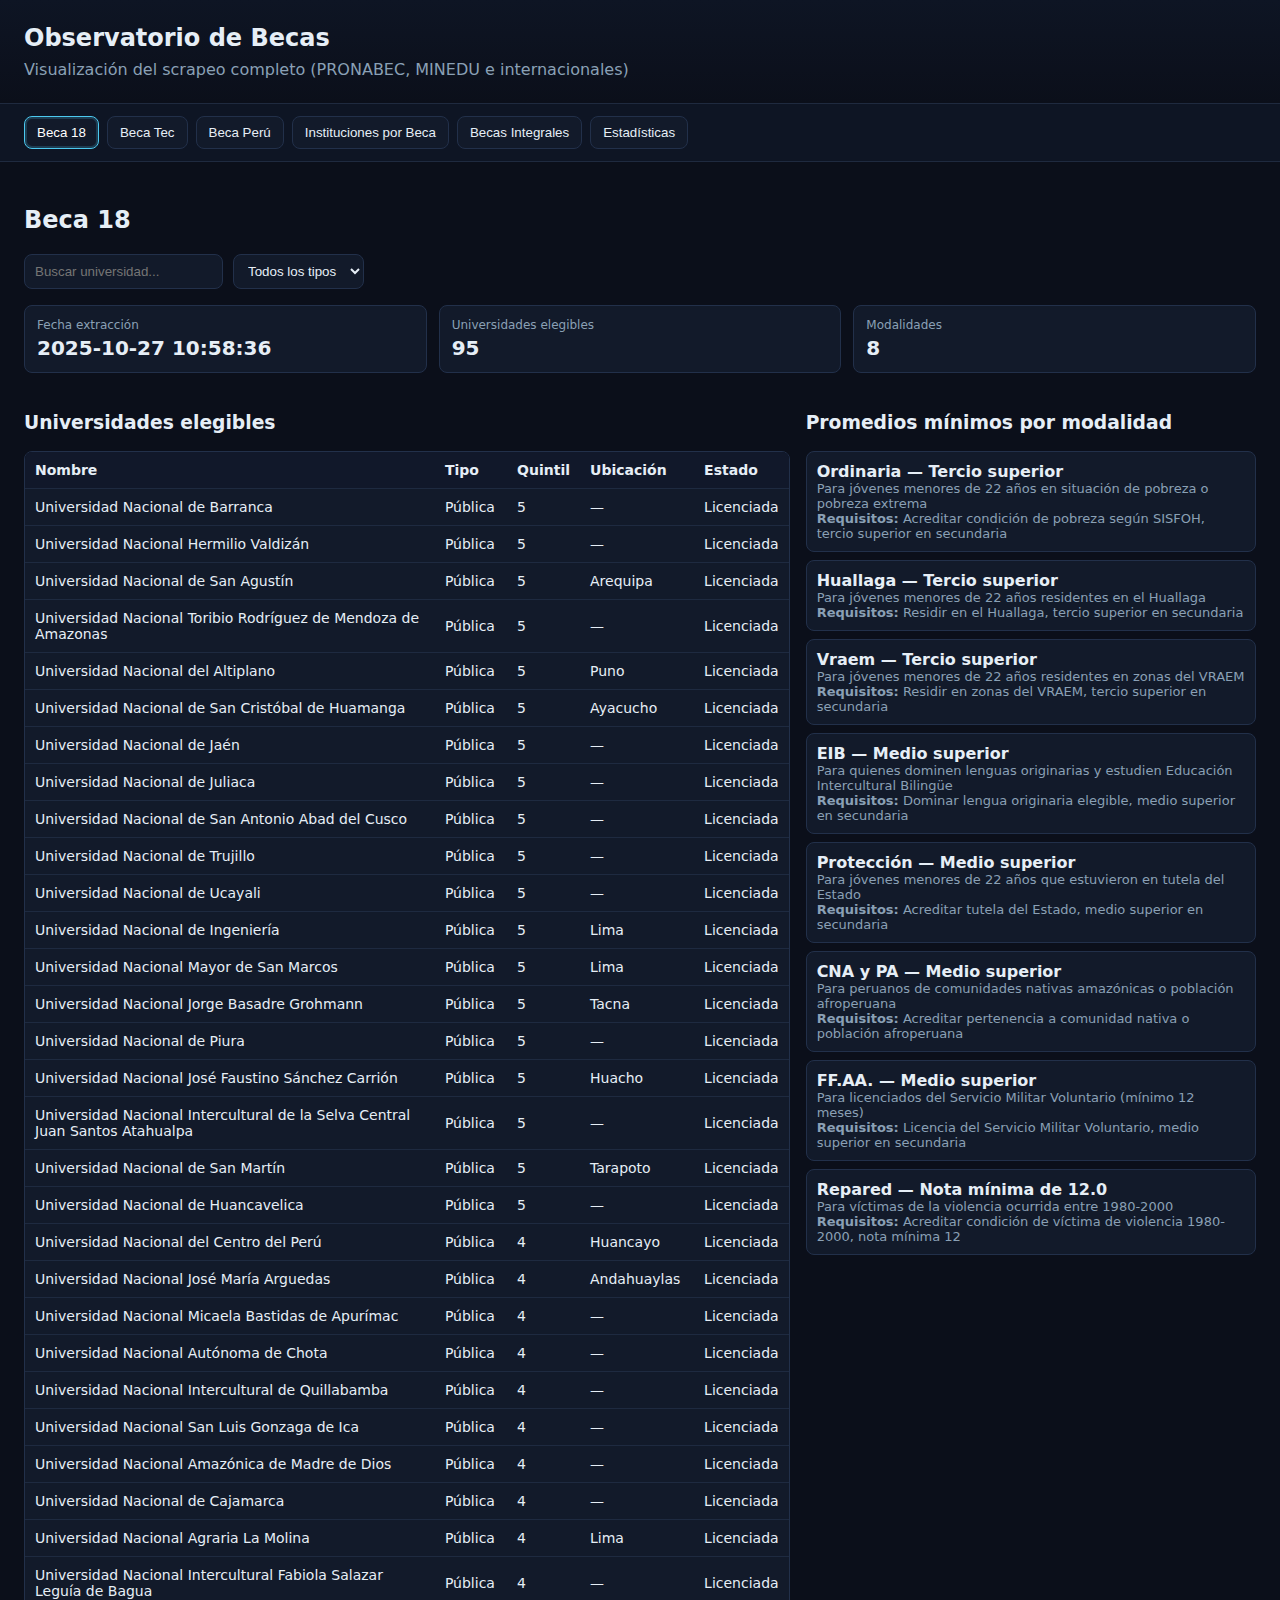
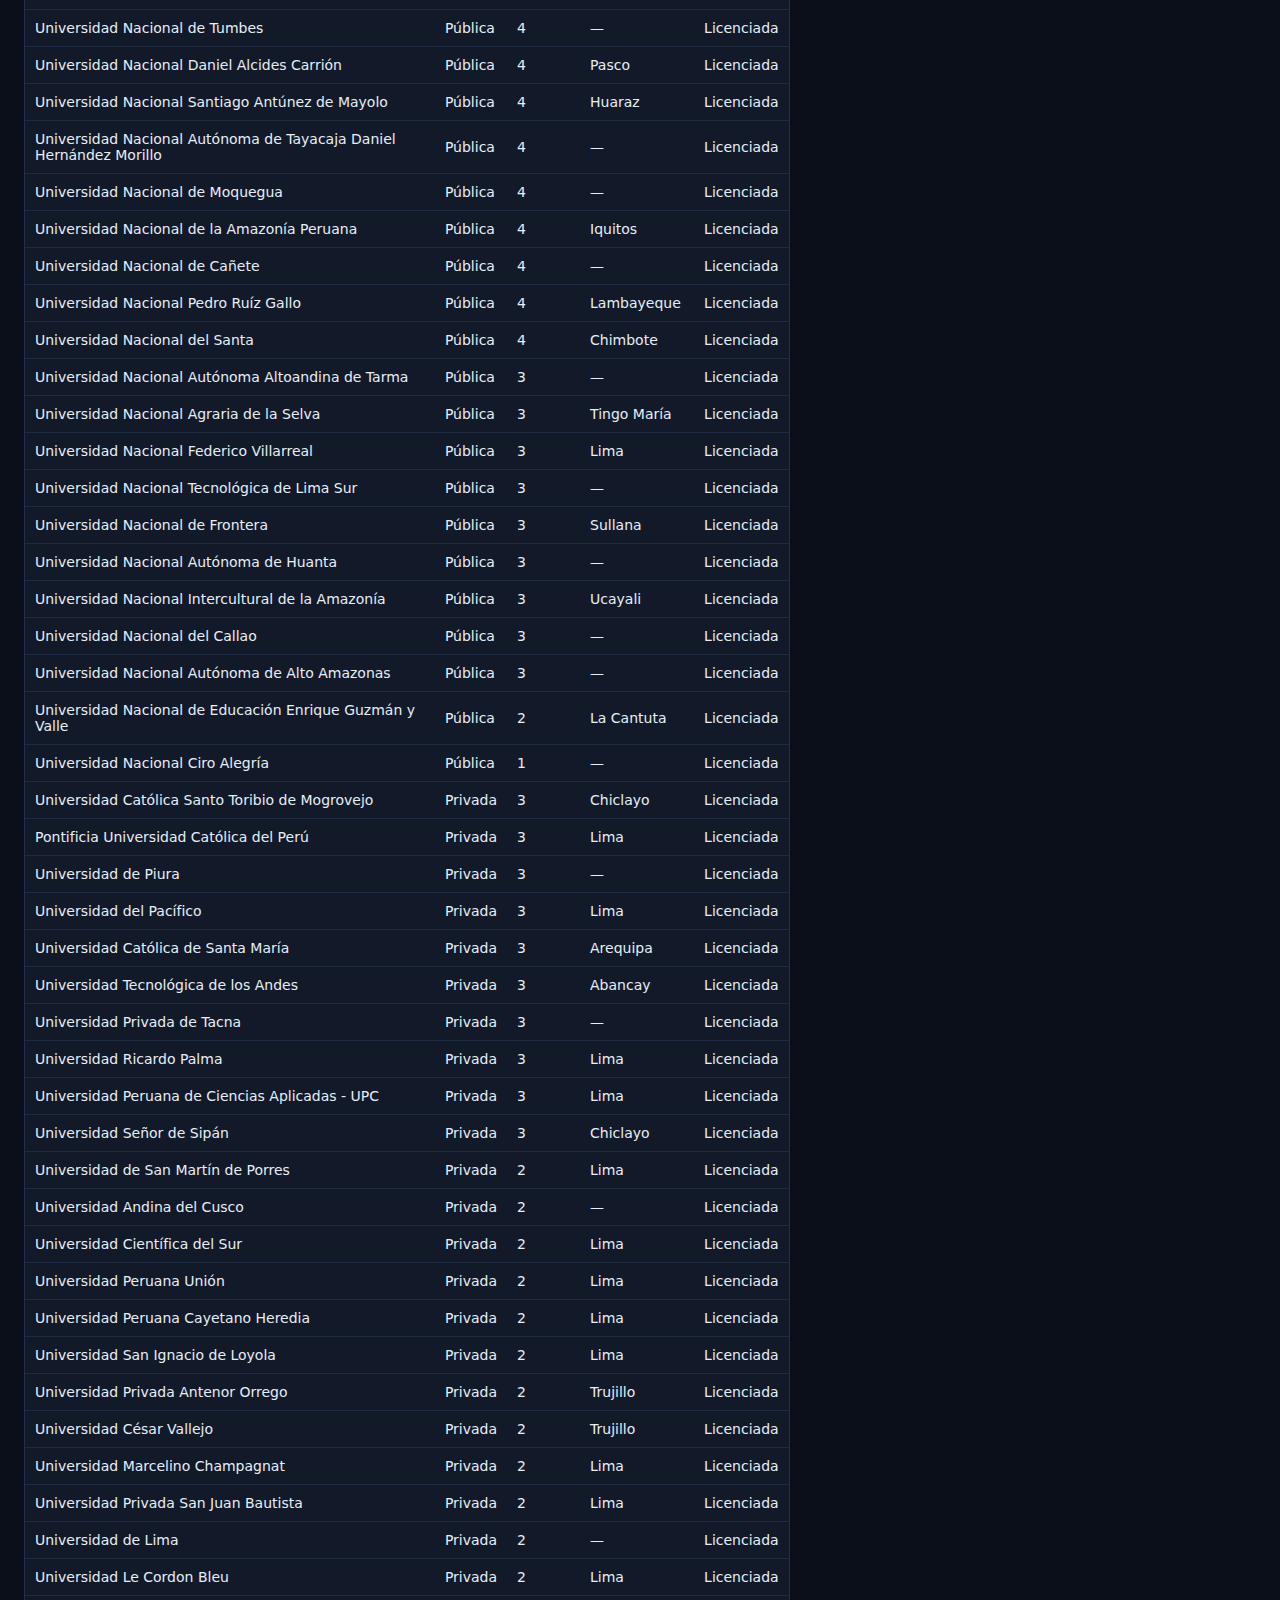
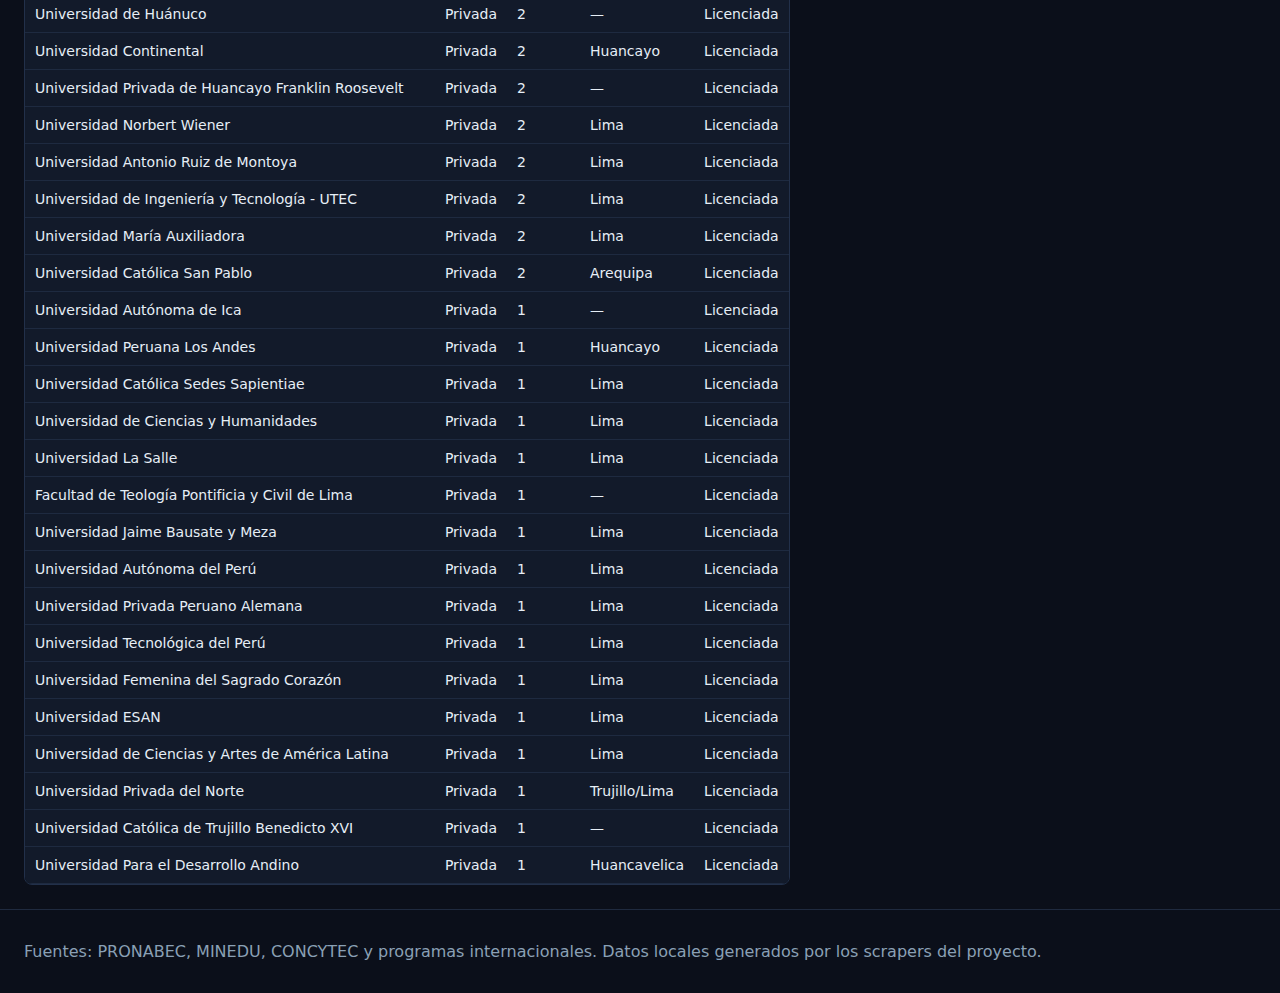
<file: Proyecto/Sprint2/scrapeo/scrapeo_2025/index.html>
<!doctype html>
<html lang="es">
  <head>
    <meta charset="utf-8" />
    <meta name="viewport" content="width=device-width, initial-scale=1" />
    <title>Observatorio de Becas – Scrapeo Completo</title>
    <link rel="stylesheet" href="assets/styles.css" />
  </head>
  <body>
    <header class="site-header">
      <h1>Observatorio de Becas</h1>
      <p class="subtitle">Visualización del scrapeo completo (PRONABEC, MINEDU e internacionales)</p>
    </header>

    <nav class="tabs">
      <button data-tab="tab-beca18" class="tab active">Beca 18</button>
      <button data-tab="tab-beca-tec" class="tab">Beca Tec</button>
      <button data-tab="tab-beca-peru" class="tab">Beca Perú</button>
      <button data-tab="tab-instituciones" class="tab">Instituciones por Beca</button>
      <button data-tab="tab-becas" class="tab">Becas Integrales</button>
      <button data-tab="tab-estadisticas" class="tab">Estadísticas</button>
    </nav>

    <main>
      <!-- BECA 18 -->
      <section id="tab-beca18" class="tab-panel active">
        <h2>Beca 18</h2>
        <div class="panel-actions">
          <input type="text" id="search-beca18" placeholder="Buscar universidad..." />
          <select id="filter-tipo-beca18">
            <option value="">Todos los tipos</option>
            <option value="Pública">Pública</option>
            <option value="Privada">Privada</option>
          </select>
        </div>
        <div id="beca18-stats" class="stats"></div>
        <div class="grid">
          <div class="grid-item">
            <h3>Universidades elegibles</h3>
            <div class="table-wrapper">
              <table id="beca18-universidades">
                <thead>
                  <tr>
                    <th>Nombre</th>
                    <th>Tipo</th>
                    <th>Quintil</th>
                    <th>Ubicación</th>
                    <th>Estado</th>
                  </tr>
                </thead>
                <tbody></tbody>
              </table>
            </div>
          </div>
          <div class="grid-item">
            <h3>Promedios mínimos por modalidad</h3>
            <ul id="beca18-promedios" class="list"></ul>
          </div>
        </div>
        <!-- Detalle de universidad seleccionada -->
        <div id="beca18-detalle" class="info-box hidden"></div>
        <div id="beca18-error" class="error hidden"></div>
      </section>

      <!-- INSTITUCIONES POR BECA -->
      <section id="tab-instituciones" class="tab-panel">
        <h2>Instituciones por Beca</h2>
        <div class="quick-filters" aria-label="Filtros rápidos por beca">
          <button class="chip" data-beca-code="beca_18">Beca 18</button>
          <button class="chip" data-beca-code="beca_tec">Beca Tec</button>
          <button class="chip" data-beca-code="beca_peru">Beca Perú</button>
          <button class="chip" data-beca-code="chevening">Chevening</button>
          <button class="chip" data-beca-code="fulbright">Fulbright</button>
        </div>
        <div id="instituciones-info-beca" class="info-box hidden"></div>
        <div class="panel-actions">
          <input type="text" id="search-instituciones" placeholder="Buscar institución o programa..." />
          <select id="filter-beca">
            <option value="">Todas las becas</option>
            <option value="beca_18">Beca 18</option>
            <option value="beca_tec">Beca Tec</option>
            <option value="beca_peru">Beca Perú</option>
            <option value="chevening">Chevening</option>
            <option value="fulbright">Fulbright</option>
          </select>
        </div>
        <div id="instituciones-stats" class="stats"></div>
        <div class="table-wrapper">
          <table id="tabla-instituciones">
            <thead>
              <tr>
                <th>Beca</th>
                <th>Institución</th>
                <th>Región</th>
                <th>Ubicación</th>
                <th>Programa</th>
                <th>Modalidad</th>
              </tr>
            </thead>
            <tbody></tbody>
          </table>
        </div>
        <div id="instituciones-error" class="error hidden"></div>
      </section>

      <!-- BECA TEC -->
      <section id="tab-beca-tec" class="tab-panel">
        <h2>Beca Tec</h2>
        <div id="beca-tec-info" class="info-box"></div>
        <div class="panel-actions">
          <input type="text" id="search-beca-tec" placeholder="Buscar instituto o programa..." />
          <select id="filter-tipo-beca-tec">
            <option value="">Todos los tipos</option>
            <option value="Institutos Técnicos">Institutos Técnicos</option>
          </select>
        </div>
        <div id="beca-tec-stats" class="stats"></div>
        <div class="table-wrapper">
          <table id="beca-tec-instituciones">
            <thead>
              <tr>
                <th>Institución</th>
                <th>Región</th>
                <th>Ubicación</th>
                <th>Programa</th>
                <th>Modalidad</th>
              </tr>
            </thead>
            <tbody></tbody>
          </table>
        </div>
        <div id="beca-tec-error" class="error hidden"></div>
      </section>

      <!-- BECA PERÚ -->
      <section id="tab-beca-peru" class="tab-panel">
        <h2>Beca Perú</h2>
        <div id="beca-peru-info" class="info-box"></div>
        <div class="panel-actions">
          <input type="text" id="search-beca-peru" placeholder="Buscar institución o programa..." />
          <select id="filter-tipo-beca-peru">
            <option value="">Todos los tipos</option>
            <option value="Universidades">Universidades</option>
            <option value="Institutos Técnicos">Institutos Técnicos</option>
          </select>
        </div>
        <div id="beca-peru-stats" class="stats"></div>
        <div class="table-wrapper">
          <table id="beca-peru-instituciones">
            <thead>
              <tr>
                <th>Institución</th>
                <th>Región</th>
                <th>Ubicación</th>
                <th>Programa</th>
                <th>Modalidad</th>
              </tr>
            </thead>
            <tbody></tbody>
          </table>
        </div>
        <div id="beca-peru-error" class="error hidden"></div>
      </section>

      <!-- BECAS INTEGRALES -->
      <section id="tab-becas" class="tab-panel">
        <h2>Becas Integrales</h2>
        <div class="panel-actions">
          <input type="text" id="search-becas" placeholder="Buscar beca..." />
          <select id="filter-categoria">
            <option value="">Todas las categorías</option>
            <option value="pregrado">Pregrado</option>
            <option value="posgrado">Posgrado</option>
            <option value="capacitacion">Capacitación</option>
            <option value="financiamiento">Financiamiento</option>
          </select>
        </div>
        <div id="becas-stats" class="stats"></div>
        <div class="table-wrapper">
          <table id="tabla-becas">
            <thead>
              <tr>
                <th>Código</th>
                <th>Nombre</th>
                <th>Institución</th>
                <th>Categoría</th>
                <th>Tipo de estudio</th>
                <th>Modalidad</th>
                <th>Cobertura</th>
                <th>URL</th>
                <th>Estado</th>
              </tr>
            </thead>
            <tbody></tbody>
          </table>
        </div>
        <div id="becas-error" class="error hidden"></div>
      </section>

      <!-- ESTADÍSTICAS -->
      <section id="tab-estadisticas" class="tab-panel">
        <h2>Estadísticas</h2>
        <div id="estadisticas-globales" class="cards"></div>
        <div class="table-wrapper">
          <table id="tabla-estadisticas-beca">
            <thead>
              <tr>
                <th>Beca</th>
                <th>Registros</th>
                <th>Instituciones únicas</th>
                <th>Regiones</th>
              </tr>
            </thead>
            <tbody></tbody>
          </table>
        </div>
        <div id="estadisticas-error" class="error hidden"></div>
      </section>
    </main>

    <footer class="site-footer">
      <p>Fuentes: PRONABEC, MINEDU, CONCYTEC y programas internacionales. Datos locales generados por los scrapers del proyecto.</p>
    </footer>

    <script src="assets/app.js"></script>
  </body>
  </html>
</file>
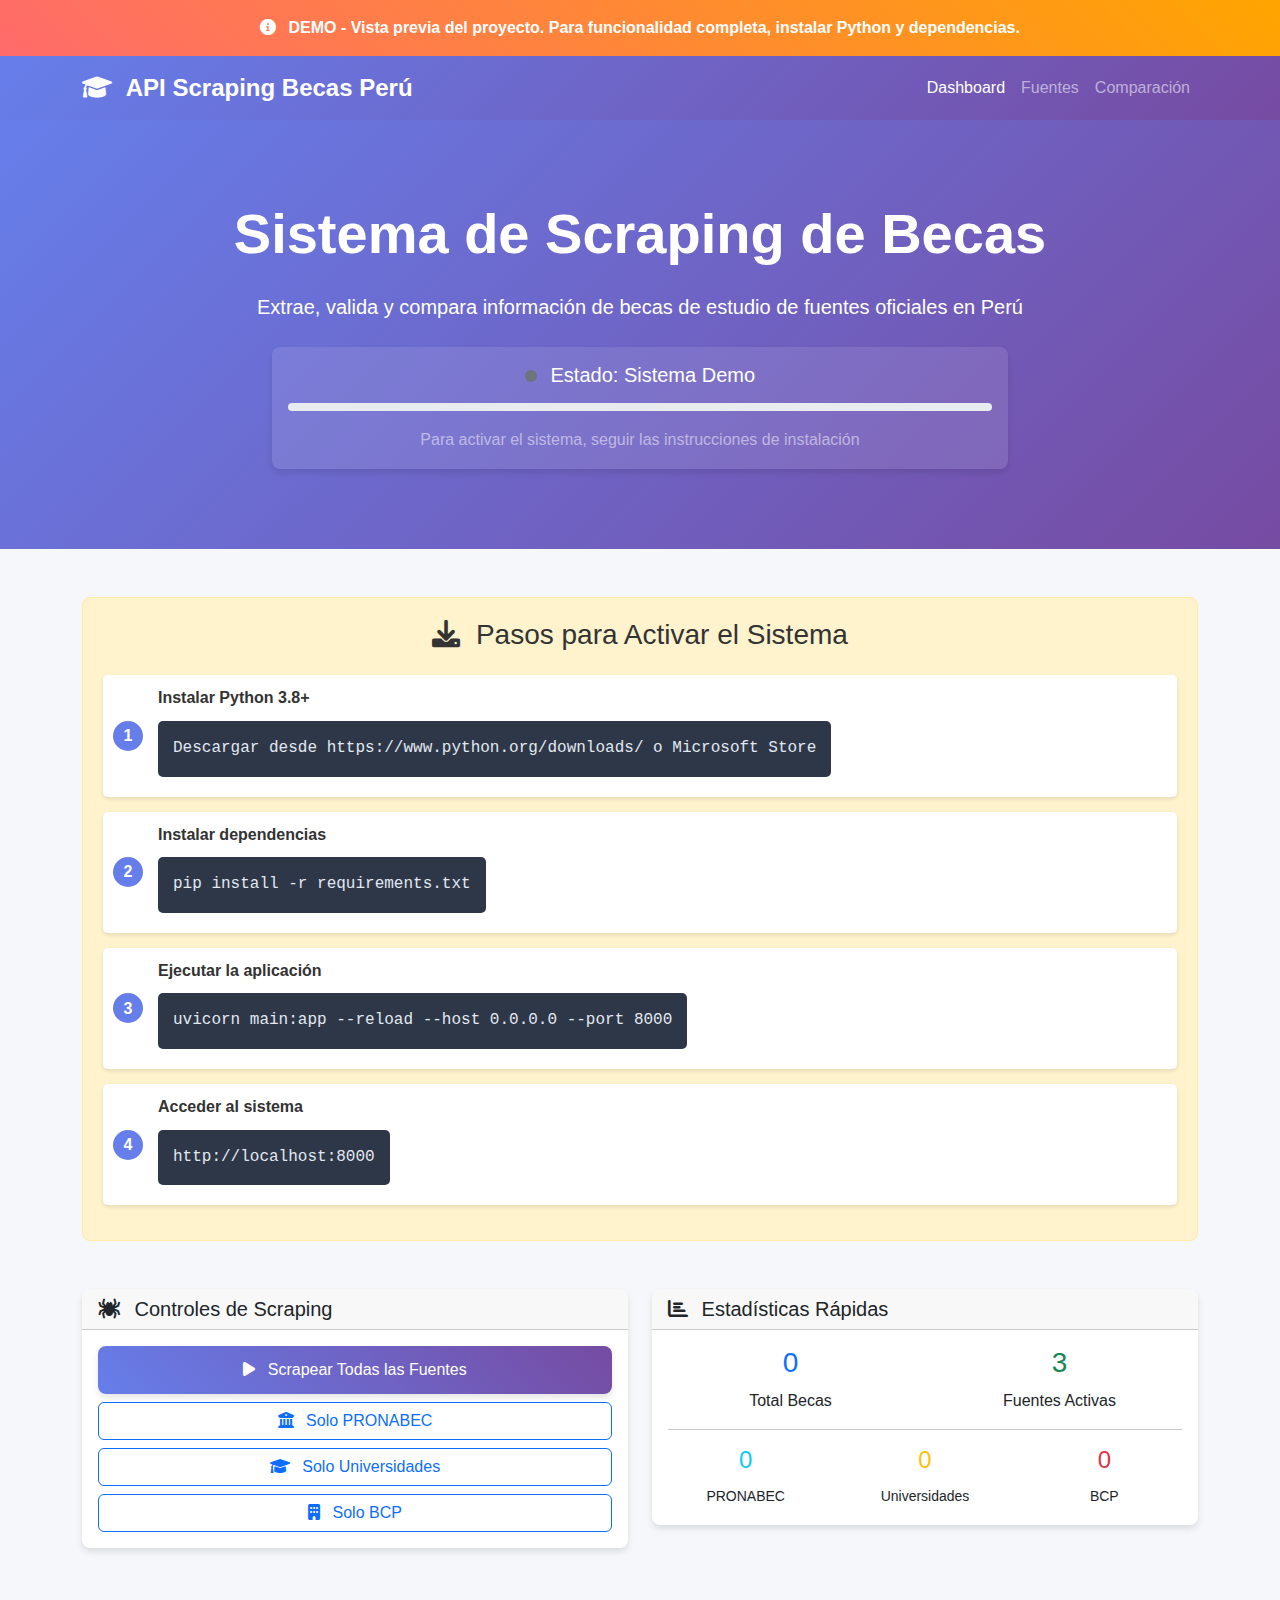
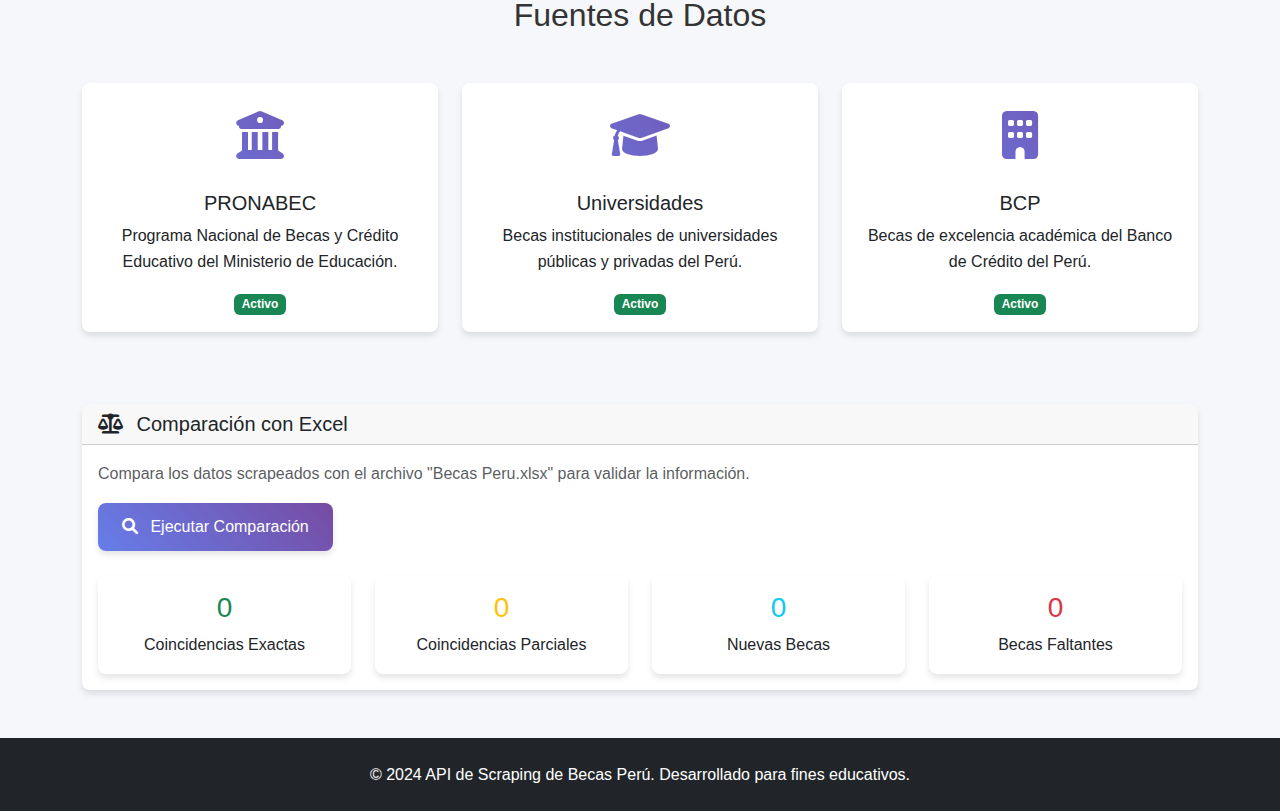
<file: Proyecto/scraping/scraping_becas/demo.html>
<!DOCTYPE html>
<html lang="es">
<head>
    <meta charset="UTF-8">
    <meta name="viewport" content="width=device-width, initial-scale=1.0">
    <title>Demo - API de Scraping de Becas Perú</title>
    <link href="https://cdn.jsdelivr.net/npm/bootstrap@5.1.3/dist/css/bootstrap.min.css" rel="stylesheet">
    <link href="https://cdnjs.cloudflare.com/ajax/libs/font-awesome/6.0.0/css/all.min.css" rel="stylesheet">
    <style>
        :root {
            --primary-color: #667eea;
            --secondary-color: #764ba2;
            --success-color: #28a745;
            --warning-color: #ffc107;
            --danger-color: #dc3545;
            --info-color: #17a2b8;
            --light-color: #f8f9fa;
            --dark-color: #343a40;
            --border-radius: 8px;
            --box-shadow: 0 4px 6px rgba(0, 0, 0, 0.1);
            --transition: all 0.3s ease;
        }

        body {
            font-family: 'Segoe UI', Tahoma, Geneva, Verdana, sans-serif;
            line-height: 1.6;
            color: #333;
            background-color: #f5f7fa;
        }

        .navbar-brand {
            font-weight: 700;
            font-size: 1.5rem;
        }

        .btn-custom {
            background: linear-gradient(45deg, var(--primary-color), var(--secondary-color));
            border: none;
            color: white;
            font-weight: 500;
            padding: 12px 24px;
            border-radius: var(--border-radius);
            transition: var(--transition);
            box-shadow: var(--box-shadow);
        }

        .btn-custom:hover {
            background: linear-gradient(45deg, var(--secondary-color), var(--primary-color));
            color: white;
            transform: translateY(-2px);
            box-shadow: 0 8px 15px rgba(0, 0, 0, 0.2);
        }

        .card {
            border: none;
            border-radius: var(--border-radius);
            box-shadow: var(--box-shadow);
            transition: var(--transition);
            overflow: hidden;
        }

        .card:hover {
            transform: translateY(-5px);
            box-shadow: 0 8px 25px rgba(0, 0, 0, 0.15);
        }

        .hero-section {
            background: linear-gradient(135deg, var(--primary-color) 0%, var(--secondary-color) 100%);
            color: white;
            padding: 80px 0;
            position: relative;
            overflow: hidden;
        }

        .hero-section .container {
            position: relative;
            z-index: 1;
        }

        .status-indicator {
            width: 12px;
            height: 12px;
            border-radius: 50%;
            display: inline-block;
            margin-right: 8px;
            position: relative;
        }

        .status-running {
            background-color: var(--success-color);
            animation: pulse 2s infinite;
        }

        .status-idle {
            background-color: #6c757d;
        }

        @keyframes pulse {
            0% { 
                opacity: 1;
                transform: scale(1);
            }
            50% { 
                opacity: 0.7;
                transform: scale(1.1);
            }
            100% { 
                opacity: 1;
                transform: scale(1);
            }
        }

        .feature-icon {
            font-size: 3rem;
            margin-bottom: 1rem;
            background: linear-gradient(45deg, var(--primary-color), var(--secondary-color));
            -webkit-background-clip: text;
            -webkit-text-fill-color: transparent;
            background-clip: text;
        }

        .demo-notice {
            background: linear-gradient(45deg, #ff6b6b, #ffa500);
            color: white;
            padding: 15px;
            text-align: center;
            font-weight: 600;
            margin-bottom: 0;
        }

        .installation-steps {
            background: #fff3cd;
            border: 1px solid #ffeaa7;
            border-radius: var(--border-radius);
            padding: 20px;
            margin: 20px 0;
        }

        .step {
            display: flex;
            align-items: center;
            margin-bottom: 15px;
            padding: 10px;
            background: white;
            border-radius: 5px;
            box-shadow: 0 2px 4px rgba(0,0,0,0.1);
        }

        .step-number {
            background: var(--primary-color);
            color: white;
            width: 30px;
            height: 30px;
            border-radius: 50%;
            display: flex;
            align-items: center;
            justify-content: center;
            margin-right: 15px;
            font-weight: bold;
        }

        .code-block {
            background: #2d3748;
            color: #e2e8f0;
            padding: 15px;
            border-radius: 5px;
            font-family: 'Courier New', monospace;
            margin: 10px 0;
            overflow-x: auto;
        }
    </style>
</head>
<body>
    <!-- Aviso de Demo -->
    <div class="demo-notice">
        <i class="fas fa-info-circle me-2"></i>
        DEMO - Vista previa del proyecto. Para funcionalidad completa, instalar Python y dependencias.
    </div>

    <!-- Navegación -->
    <nav class="navbar navbar-expand-lg navbar-dark" style="background: linear-gradient(135deg, #667eea, #764ba2);">
        <div class="container">
            <a class="navbar-brand" href="#">
                <i class="fas fa-graduation-cap me-2"></i>
                API Scraping Becas Perú
            </a>
            <button class="navbar-toggler" type="button" data-bs-toggle="collapse" data-bs-target="#navbarNav">
                <span class="navbar-toggler-icon"></span>
            </button>
            <div class="collapse navbar-collapse" id="navbarNav">
                <ul class="navbar-nav ms-auto">
                    <li class="nav-item">
                        <a class="nav-link active" href="#">Dashboard</a>
                    </li>
                    <li class="nav-item">
                        <a class="nav-link" href="#sources">Fuentes</a>
                    </li>
                    <li class="nav-item">
                        <a class="nav-link" href="#comparison">Comparación</a>
                    </li>
                </ul>
            </div>
        </div>
    </nav>

    <!-- Hero Section -->
    <section class="hero-section">
        <div class="container text-center">
            <h1 class="display-4 fw-bold mb-4">Sistema de Scraping de Becas</h1>
            <p class="lead mb-4">Extrae, valida y compara información de becas de estudio de fuentes oficiales en Perú</p>
            <div class="row justify-content-center">
                <div class="col-md-8">
                    <div class="card bg-white bg-opacity-10 backdrop-blur">
                        <div class="card-body">
                            <h5 class="text-white mb-3">
                                <span class="status-indicator status-idle"></span>
                                Estado: <span id="status-text">Sistema Demo</span>
                            </h5>
                            <div class="progress mb-3" style="height: 8px;">
                                <div class="progress-bar" role="progressbar" style="width: 0%" aria-valuenow="0" aria-valuemin="0" aria-valuemax="100"></div>
                            </div>
                            <p class="text-white-50 mb-0">Para activar el sistema, seguir las instrucciones de instalación</p>
                        </div>
                    </div>
                </div>
            </div>
        </div>
    </section>

    <!-- Instrucciones de Instalación -->
    <div class="container my-5">
        <div class="installation-steps">
            <h3 class="text-center mb-4">
                <i class="fas fa-download me-2"></i>
                Pasos para Activar el Sistema
            </h3>
            
            <div class="step">
                <div class="step-number">1</div>
                <div>
                    <strong>Instalar Python 3.8+</strong>
                    <div class="code-block">Descargar desde https://www.python.org/downloads/ o Microsoft Store</div>
                </div>
            </div>
            
            <div class="step">
                <div class="step-number">2</div>
                <div>
                    <strong>Instalar dependencias</strong>
                    <div class="code-block">pip install -r requirements.txt</div>
                </div>
            </div>
            
            <div class="step">
                <div class="step-number">3</div>
                <div>
                    <strong>Ejecutar la aplicación</strong>
                    <div class="code-block">uvicorn main:app --reload --host 0.0.0.0 --port 8000</div>
                </div>
            </div>
            
            <div class="step">
                <div class="step-number">4</div>
                <div>
                    <strong>Acceder al sistema</strong>
                    <div class="code-block">http://localhost:8000</div>
                </div>
            </div>
        </div>
    </div>

    <!-- Controles de Scraping -->
    <div class="container my-5">
        <div class="row">
            <div class="col-md-6">
                <div class="card">
                    <div class="card-header">
                        <h5 class="mb-0">
                            <i class="fas fa-spider me-2"></i>
                            Controles de Scraping
                        </h5>
                    </div>
                    <div class="card-body">
                        <div class="d-grid gap-2">
                            <button class="btn btn-custom" onclick="showDemo('Iniciando scraping completo...')">
                                <i class="fas fa-play me-2"></i>
                                Scrapear Todas las Fuentes
                            </button>
                            <button class="btn btn-outline-primary" onclick="showDemo('Scrapeando PRONABEC...')">
                                <i class="fas fa-university me-2"></i>
                                Solo PRONABEC
                            </button>
                            <button class="btn btn-outline-primary" onclick="showDemo('Scrapeando universidades...')">
                                <i class="fas fa-graduation-cap me-2"></i>
                                Solo Universidades
                            </button>
                            <button class="btn btn-outline-primary" onclick="showDemo('Scrapeando BCP...')">
                                <i class="fas fa-building me-2"></i>
                                Solo BCP
                            </button>
                        </div>
                    </div>
                </div>
            </div>
            
            <div class="col-md-6">
                <div class="card">
                    <div class="card-header">
                        <h5 class="mb-0">
                            <i class="fas fa-chart-bar me-2"></i>
                            Estadísticas Rápidas
                        </h5>
                    </div>
                    <div class="card-body">
                        <div class="row text-center">
                            <div class="col-6">
                                <h3 class="text-primary">0</h3>
                                <p class="mb-0">Total Becas</p>
                            </div>
                            <div class="col-6">
                                <h3 class="text-success">3</h3>
                                <p class="mb-0">Fuentes Activas</p>
                            </div>
                        </div>
                        <hr>
                        <div class="row text-center">
                            <div class="col-4">
                                <h4 class="text-info">0</h4>
                                <small>PRONABEC</small>
                            </div>
                            <div class="col-4">
                                <h4 class="text-warning">0</h4>
                                <small>Universidades</small>
                            </div>
                            <div class="col-4">
                                <h4 class="text-danger">0</h4>
                                <small>BCP</small>
                            </div>
                        </div>
                    </div>
                </div>
            </div>
        </div>
    </div>

    <!-- Fuentes de Datos -->
    <div class="container my-5" id="sources">
        <h2 class="text-center mb-5">Fuentes de Datos</h2>
        <div class="row">
            <div class="col-md-4 mb-4">
                <div class="card h-100">
                    <div class="card-body text-center">
                        <div class="feature-icon">
                            <i class="fas fa-university"></i>
                        </div>
                        <h5 class="card-title">PRONABEC</h5>
                        <p class="card-text">Programa Nacional de Becas y Crédito Educativo del Ministerio de Educación.</p>
                        <span class="badge bg-success">Activo</span>
                    </div>
                </div>
            </div>
            
            <div class="col-md-4 mb-4">
                <div class="card h-100">
                    <div class="card-body text-center">
                        <div class="feature-icon">
                            <i class="fas fa-graduation-cap"></i>
                        </div>
                        <h5 class="card-title">Universidades</h5>
                        <p class="card-text">Becas institucionales de universidades públicas y privadas del Perú.</p>
                        <span class="badge bg-success">Activo</span>
                    </div>
                </div>
            </div>
            
            <div class="col-md-4 mb-4">
                <div class="card h-100">
                    <div class="card-body text-center">
                        <div class="feature-icon">
                            <i class="fas fa-building"></i>
                        </div>
                        <h5 class="card-title">BCP</h5>
                        <p class="card-text">Becas de excelencia académica del Banco de Crédito del Perú.</p>
                        <span class="badge bg-success">Activo</span>
                    </div>
                </div>
            </div>
        </div>
    </div>

    <!-- Comparación -->
    <div class="container my-5" id="comparison">
        <div class="card">
            <div class="card-header">
                <h5 class="mb-0">
                    <i class="fas fa-balance-scale me-2"></i>
                    Comparación con Excel
                </h5>
            </div>
            <div class="card-body">
                <p class="text-muted">Compara los datos scrapeados con el archivo "Becas Peru.xlsx" para validar la información.</p>
                <button class="btn btn-custom" onclick="showDemo('Comparando con Excel...')">
                    <i class="fas fa-search me-2"></i>
                    Ejecutar Comparación
                </button>
                
                <div class="row mt-4">
                    <div class="col-md-3">
                        <div class="card text-center">
                            <div class="card-body">
                                <h3 class="text-success">0</h3>
                                <p class="card-text">Coincidencias Exactas</p>
                            </div>
                        </div>
                    </div>
                    <div class="col-md-3">
                        <div class="card text-center">
                            <div class="card-body">
                                <h3 class="text-warning">0</h3>
                                <p class="card-text">Coincidencias Parciales</p>
                            </div>
                        </div>
                    </div>
                    <div class="col-md-3">
                        <div class="card text-center">
                            <div class="card-body">
                                <h3 class="text-info">0</h3>
                                <p class="card-text">Nuevas Becas</p>
                            </div>
                        </div>
                    </div>
                    <div class="col-md-3">
                        <div class="card text-center">
                            <div class="card-body">
                                <h3 class="text-danger">0</h3>
                                <p class="card-text">Becas Faltantes</p>
                            </div>
                        </div>
                    </div>
                </div>
            </div>
        </div>
    </div>

    <!-- Footer -->
    <footer class="bg-dark text-white py-4 mt-5">
        <div class="container text-center">
            <p class="mb-0">&copy; 2024 API de Scraping de Becas Perú. Desarrollado para fines educativos.</p>
        </div>
    </footer>

    <!-- Scripts -->
    <script src="https://cdn.jsdelivr.net/npm/bootstrap@5.1.3/dist/js/bootstrap.bundle.min.js"></script>
    <script>
        function showDemo(message) {
            // Simular actividad
            const statusText = document.getElementById('status-text');
            const progressBar = document.querySelector('.progress-bar');
            const statusIndicator = document.querySelector('.status-indicator');
            
            statusText.textContent = message;
            statusIndicator.className = 'status-indicator status-running';
            
            let progress = 0;
            const interval = setInterval(() => {
                progress += Math.random() * 20;
                if (progress >= 100) {
                    progress = 100;
                    clearInterval(interval);
                    setTimeout(() => {
                        statusText.textContent = 'Sistema Demo - Instalar Python para funcionalidad completa';
                        statusIndicator.className = 'status-indicator status-idle';
                        progressBar.style.width = '0%';
                    }, 1000);
                }
                progressBar.style.width = progress + '%';
            }, 200);
            
            // Mostrar notificación
            showNotification('Demo: ' + message + ' (Instalar Python para funcionalidad real)', 'info');
        }
        
        function showNotification(message, type = 'info') {
            const notification = document.createElement('div');
            notification.className = `alert alert-${type} alert-dismissible fade show`;
            notification.style.cssText = `
                position: fixed;
                top: 20px;
                right: 20px;
                z-index: 9999;
                min-width: 300px;
                box-shadow: 0 4px 12px rgba(0,0,0,0.15);
            `;
            
            notification.innerHTML = `
                ${message}
                <button type="button" class="btn-close" data-bs-dismiss="alert"></button>
            `;
            
            document.body.appendChild(notification);
            
            setTimeout(() => {
                if (notification.parentNode) {
                    notification.remove();
                }
            }, 5000);
        }
        
        // Mostrar notificación inicial
        setTimeout(() => {
            showNotification('Bienvenido al demo. Para funcionalidad completa, instalar Python y dependencias.', 'warning');
        }, 2000);
    </script>
</body>
</html>
</file>
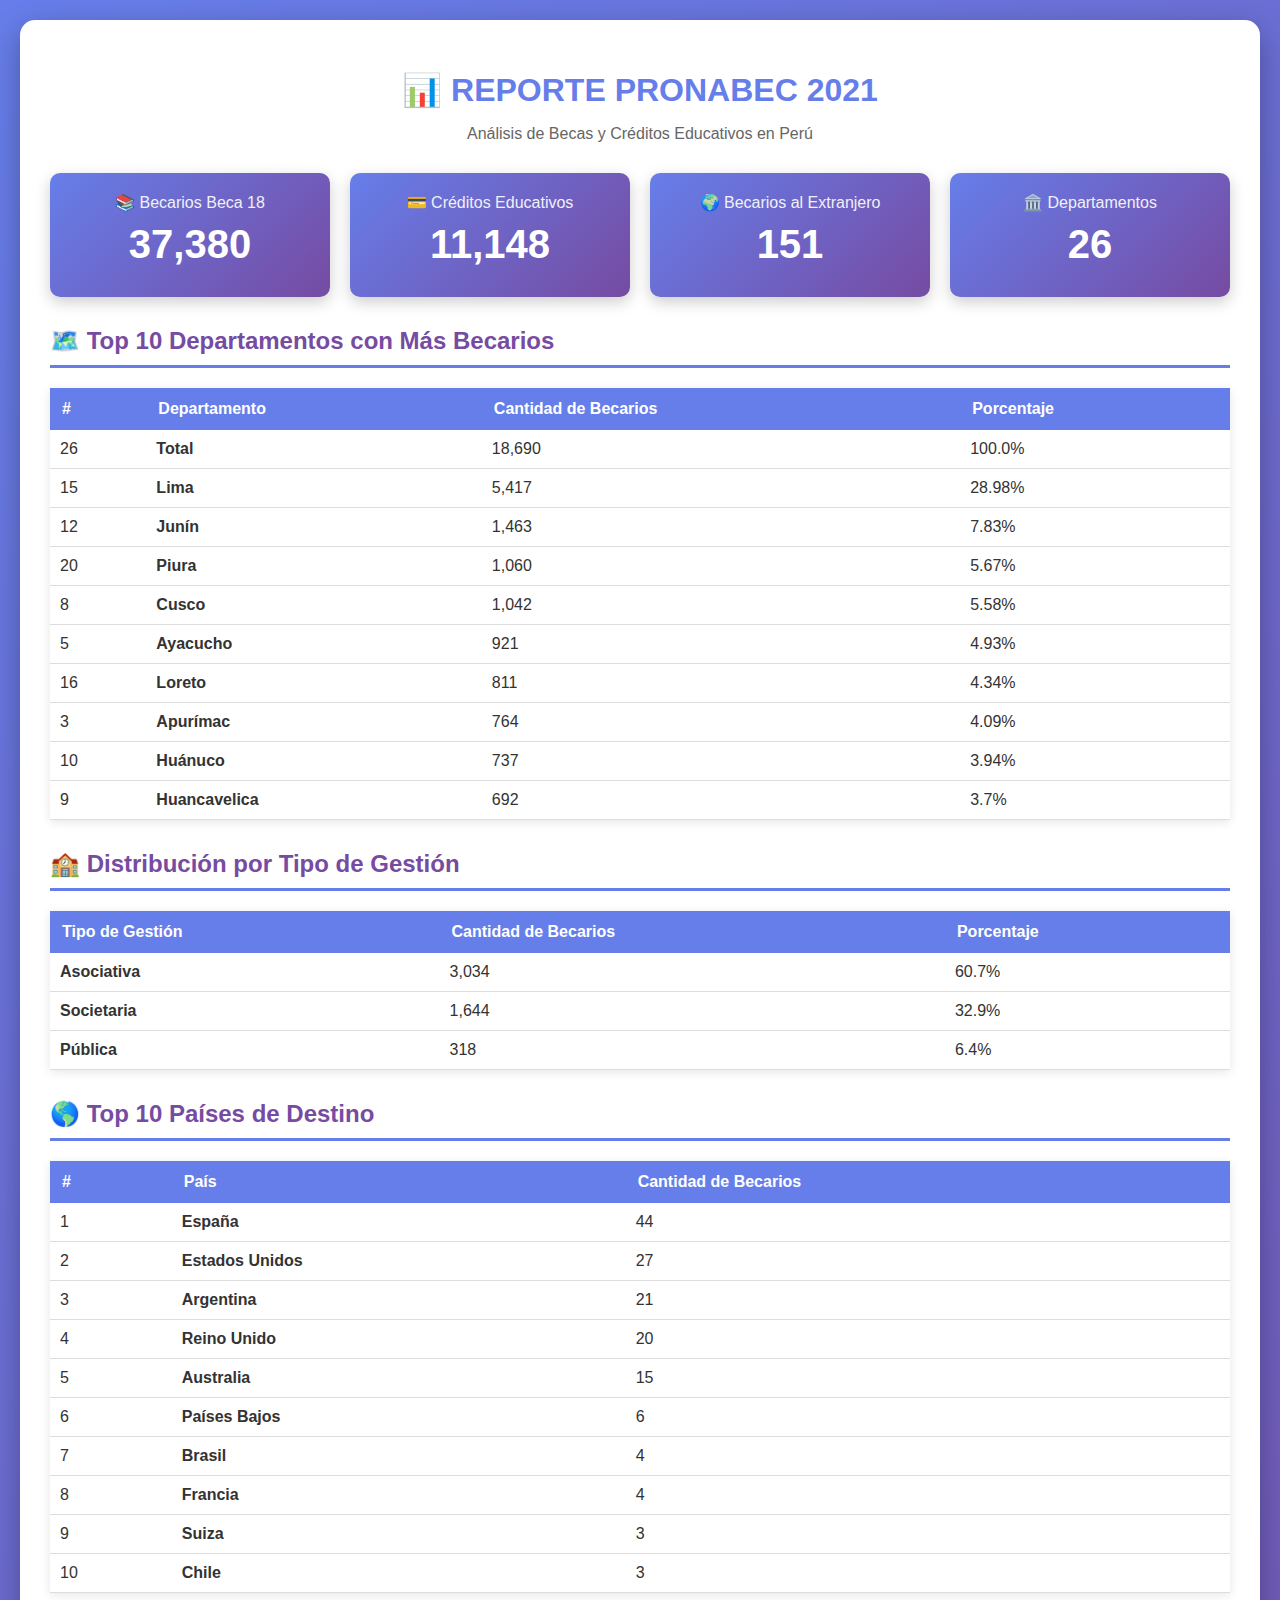
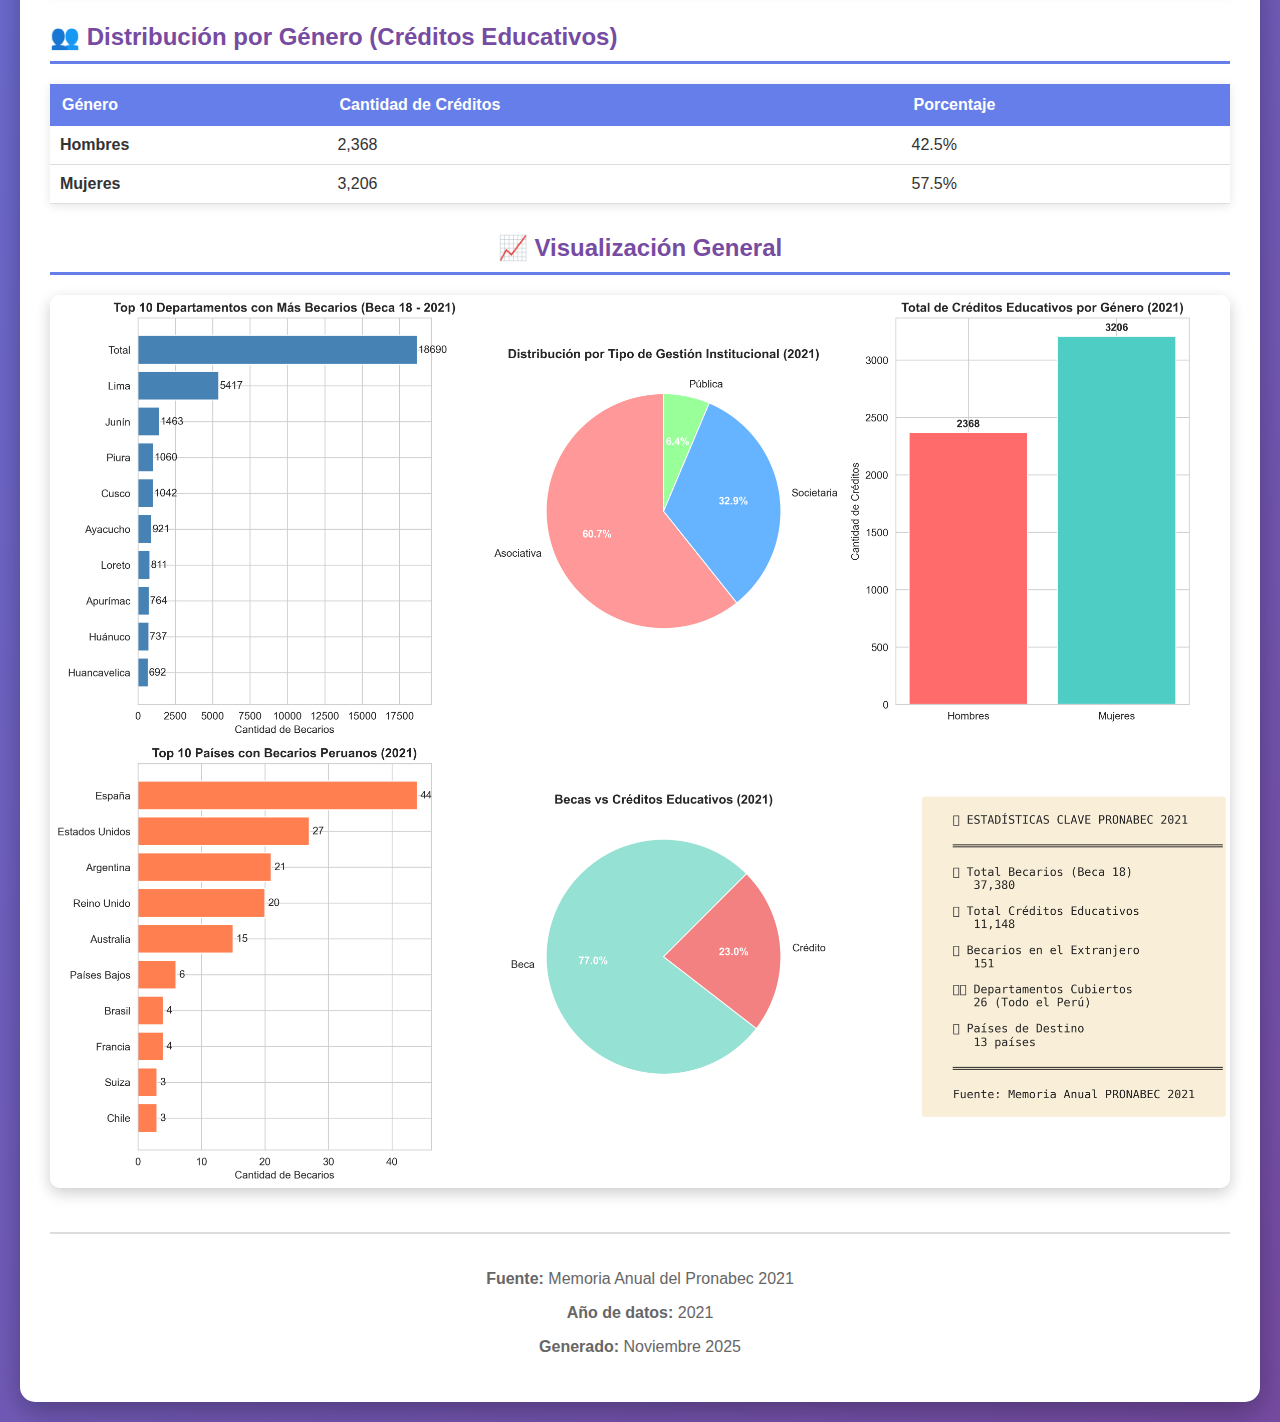
<file: Proyecto/Sprint2/scrapeo/scrapeo_2021/reporte_pronabec_2021.html>
<!DOCTYPE html>
    <html lang="es">
    <head>
        <meta charset="UTF-8">
        <meta name="viewport" content="width=device-width, initial-scale=1.0">
        <title>Reporte PRONABEC 2021</title>
        <style>
            body {
                font-family: 'Segoe UI', Tahoma, Geneva, Verdana, sans-serif;
                margin: 0;
                padding: 20px;
                background: linear-gradient(135deg, #667eea 0%, #764ba2 100%);
                color: #333;
            }
            .container {
                max-width: 1200px;
                margin: 0 auto;
                background: white;
                padding: 30px;
                border-radius: 15px;
                box-shadow: 0 10px 30px rgba(0,0,0,0.3);
            }
            h1 {
                color: #667eea;
                text-align: center;
                margin-bottom: 10px;
            }
            h2 {
                color: #764ba2;
                border-bottom: 3px solid #667eea;
                padding-bottom: 10px;
                margin-top: 30px;
            }
            .stats-grid {
                display: grid;
                grid-template-columns: repeat(auto-fit, minmax(250px, 1fr));
                gap: 20px;
                margin: 30px 0;
            }
            .stat-card {
                background: linear-gradient(135deg, #667eea 0%, #764ba2 100%);
                color: white;
                padding: 20px;
                border-radius: 10px;
                text-align: center;
                box-shadow: 0 5px 15px rgba(0,0,0,0.2);
            }
            .stat-value {
                font-size: 2.5em;
                font-weight: bold;
                margin: 10px 0;
            }
            .stat-label {
                font-size: 1em;
                opacity: 0.9;
            }
            table {
                width: 100%;
                border-collapse: collapse;
                margin: 20px 0;
                box-shadow: 0 2px 10px rgba(0,0,0,0.1);
            }
            th {
                background: #667eea;
                color: white;
                padding: 12px;
                text-align: left;
            }
            td {
                padding: 10px;
                border-bottom: 1px solid #ddd;
            }
            tr:hover {
                background: #f5f5f5;
            }
            .footer {
                text-align: center;
                margin-top: 40px;
                padding-top: 20px;
                border-top: 2px solid #ddd;
                color: #666;
            }
            .image-container {
                text-align: center;
                margin: 30px 0;
            }
            .image-container img {
                max-width: 100%;
                border-radius: 10px;
                box-shadow: 0 5px 15px rgba(0,0,0,0.2);
            }
        </style>
    </head>
    <body>
        <div class="container">
            <h1>📊 REPORTE PRONABEC 2021</h1>
            <p style="text-align: center; color: #666;">
                Análisis de Becas y Créditos Educativos en Perú
            </p>
    
            <div class="stats-grid">
                <div class="stat-card">
                    <div class="stat-label">📚 Becarios Beca 18</div>
                    <div class="stat-value">37,380</div>
                </div>
                <div class="stat-card">
                    <div class="stat-label">💳 Créditos Educativos</div>
                    <div class="stat-value">11,148</div>
                </div>
                <div class="stat-card">
                    <div class="stat-label">🌍 Becarios al Extranjero</div>
                    <div class="stat-value">151</div>
                </div>
                <div class="stat-card">
                    <div class="stat-label">🏛️ Departamentos</div>
                    <div class="stat-value">26</div>
                </div>
            </div>
            
            <h2>🗺️ Top 10 Departamentos con Más Becarios</h2>
            <table>
                <thead>
                    <tr>
                        <th>#</th>
                        <th>Departamento</th>
                        <th>Cantidad de Becarios</th>
                        <th>Porcentaje</th>
                    </tr>
                </thead>
                <tbody>
    
                    <tr>
                        <td>26</td>
                        <td><strong>Total</strong></td>
                        <td>18,690</td>
                        <td>100.0%</td>
                    </tr>
        
                    <tr>
                        <td>15</td>
                        <td><strong>Lima</strong></td>
                        <td>5,417</td>
                        <td>28.98%</td>
                    </tr>
        
                    <tr>
                        <td>12</td>
                        <td><strong>Junín</strong></td>
                        <td>1,463</td>
                        <td>7.83%</td>
                    </tr>
        
                    <tr>
                        <td>20</td>
                        <td><strong>Piura</strong></td>
                        <td>1,060</td>
                        <td>5.67%</td>
                    </tr>
        
                    <tr>
                        <td>8</td>
                        <td><strong>Cusco</strong></td>
                        <td>1,042</td>
                        <td>5.58%</td>
                    </tr>
        
                    <tr>
                        <td>5</td>
                        <td><strong>Ayacucho</strong></td>
                        <td>921</td>
                        <td>4.93%</td>
                    </tr>
        
                    <tr>
                        <td>16</td>
                        <td><strong>Loreto</strong></td>
                        <td>811</td>
                        <td>4.34%</td>
                    </tr>
        
                    <tr>
                        <td>3</td>
                        <td><strong>Apurímac</strong></td>
                        <td>764</td>
                        <td>4.09%</td>
                    </tr>
        
                    <tr>
                        <td>10</td>
                        <td><strong>Huánuco</strong></td>
                        <td>737</td>
                        <td>3.94%</td>
                    </tr>
        
                    <tr>
                        <td>9</td>
                        <td><strong>Huancavelica</strong></td>
                        <td>692</td>
                        <td>3.7%</td>
                    </tr>
        
                </tbody>
            </table>
            
            <h2>🏫 Distribución por Tipo de Gestión</h2>
            <table>
                <thead>
                    <tr>
                        <th>Tipo de Gestión</th>
                        <th>Cantidad de Becarios</th>
                        <th>Porcentaje</th>
                    </tr>
                </thead>
                <tbody>
    
                    <tr>
                        <td><strong>Asociativa</strong></td>
                        <td>3,034</td>
                        <td>60.7%</td>
                    </tr>
        
                    <tr>
                        <td><strong>Societaria</strong></td>
                        <td>1,644</td>
                        <td>32.9%</td>
                    </tr>
        
                    <tr>
                        <td><strong>Pública</strong></td>
                        <td>318</td>
                        <td>6.4%</td>
                    </tr>
        
                </tbody>
            </table>
            
            <h2>🌎 Top 10 Países de Destino</h2>
            <table>
                <thead>
                    <tr>
                        <th>#</th>
                        <th>País</th>
                        <th>Cantidad de Becarios</th>
                    </tr>
                </thead>
                <tbody>
    
                    <tr>
                        <td>1</td>
                        <td><strong>España</strong></td>
                        <td>44</td>
                    </tr>
        
                    <tr>
                        <td>2</td>
                        <td><strong>Estados Unidos</strong></td>
                        <td>27</td>
                    </tr>
        
                    <tr>
                        <td>3</td>
                        <td><strong>Argentina</strong></td>
                        <td>21</td>
                    </tr>
        
                    <tr>
                        <td>4</td>
                        <td><strong>Reino Unido</strong></td>
                        <td>20</td>
                    </tr>
        
                    <tr>
                        <td>5</td>
                        <td><strong>Australia</strong></td>
                        <td>15</td>
                    </tr>
        
                    <tr>
                        <td>6</td>
                        <td><strong>Países Bajos</strong></td>
                        <td>6</td>
                    </tr>
        
                    <tr>
                        <td>7</td>
                        <td><strong>Brasil</strong></td>
                        <td>4</td>
                    </tr>
        
                    <tr>
                        <td>8</td>
                        <td><strong>Francia</strong></td>
                        <td>4</td>
                    </tr>
        
                    <tr>
                        <td>9</td>
                        <td><strong>Suiza</strong></td>
                        <td>3</td>
                    </tr>
        
                    <tr>
                        <td>10</td>
                        <td><strong>Chile</strong></td>
                        <td>3</td>
                    </tr>
        
                </tbody>
            </table>
            
            <h2>👥 Distribución por Género (Créditos Educativos)</h2>
            <table>
                <thead>
                    <tr>
                        <th>Género</th>
                        <th>Cantidad de Créditos</th>
                        <th>Porcentaje</th>
                    </tr>
                </thead>
                <tbody>
    
                    <tr>
                        <td><strong>Hombres</strong></td>
                        <td>2,368</td>
                        <td>42.5%</td>
                    </tr>
        
                    <tr>
                        <td><strong>Mujeres</strong></td>
                        <td>3,206</td>
                        <td>57.5%</td>
                    </tr>
        
                </tbody>
            </table>
            
            <div class="image-container">
                <h2>📈 Visualización General</h2>
                <img src="reporte_visual_pronabec_2021.png" alt="Reporte Visual PRONABEC 2021">
            </div>
            
            <div class="footer">
                <p><strong>Fuente:</strong> Memoria Anual del Pronabec 2021</p>
                <p><strong>Año de datos:</strong> 2021</p>
                <p><strong>Generado:</strong> Noviembre 2025</p>
            </div>
        </div>
    </body>
    </html>
</file>
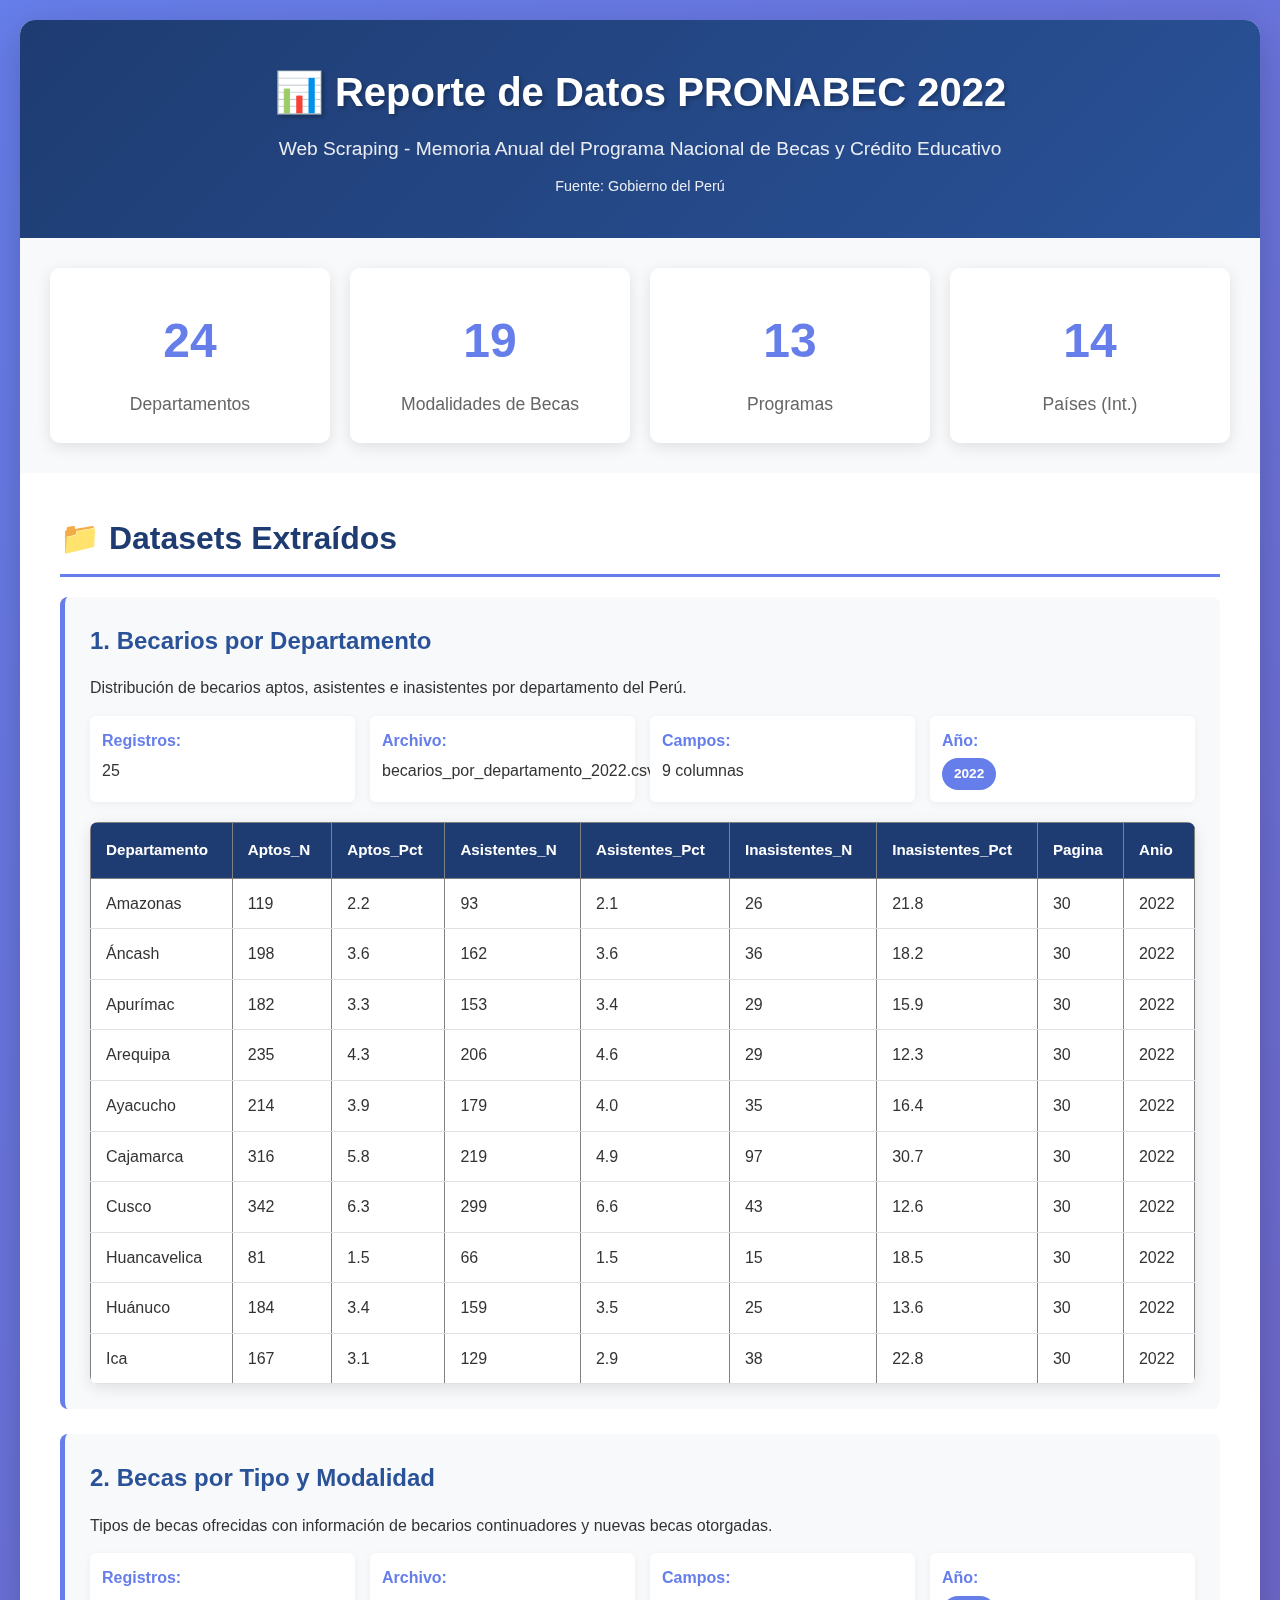
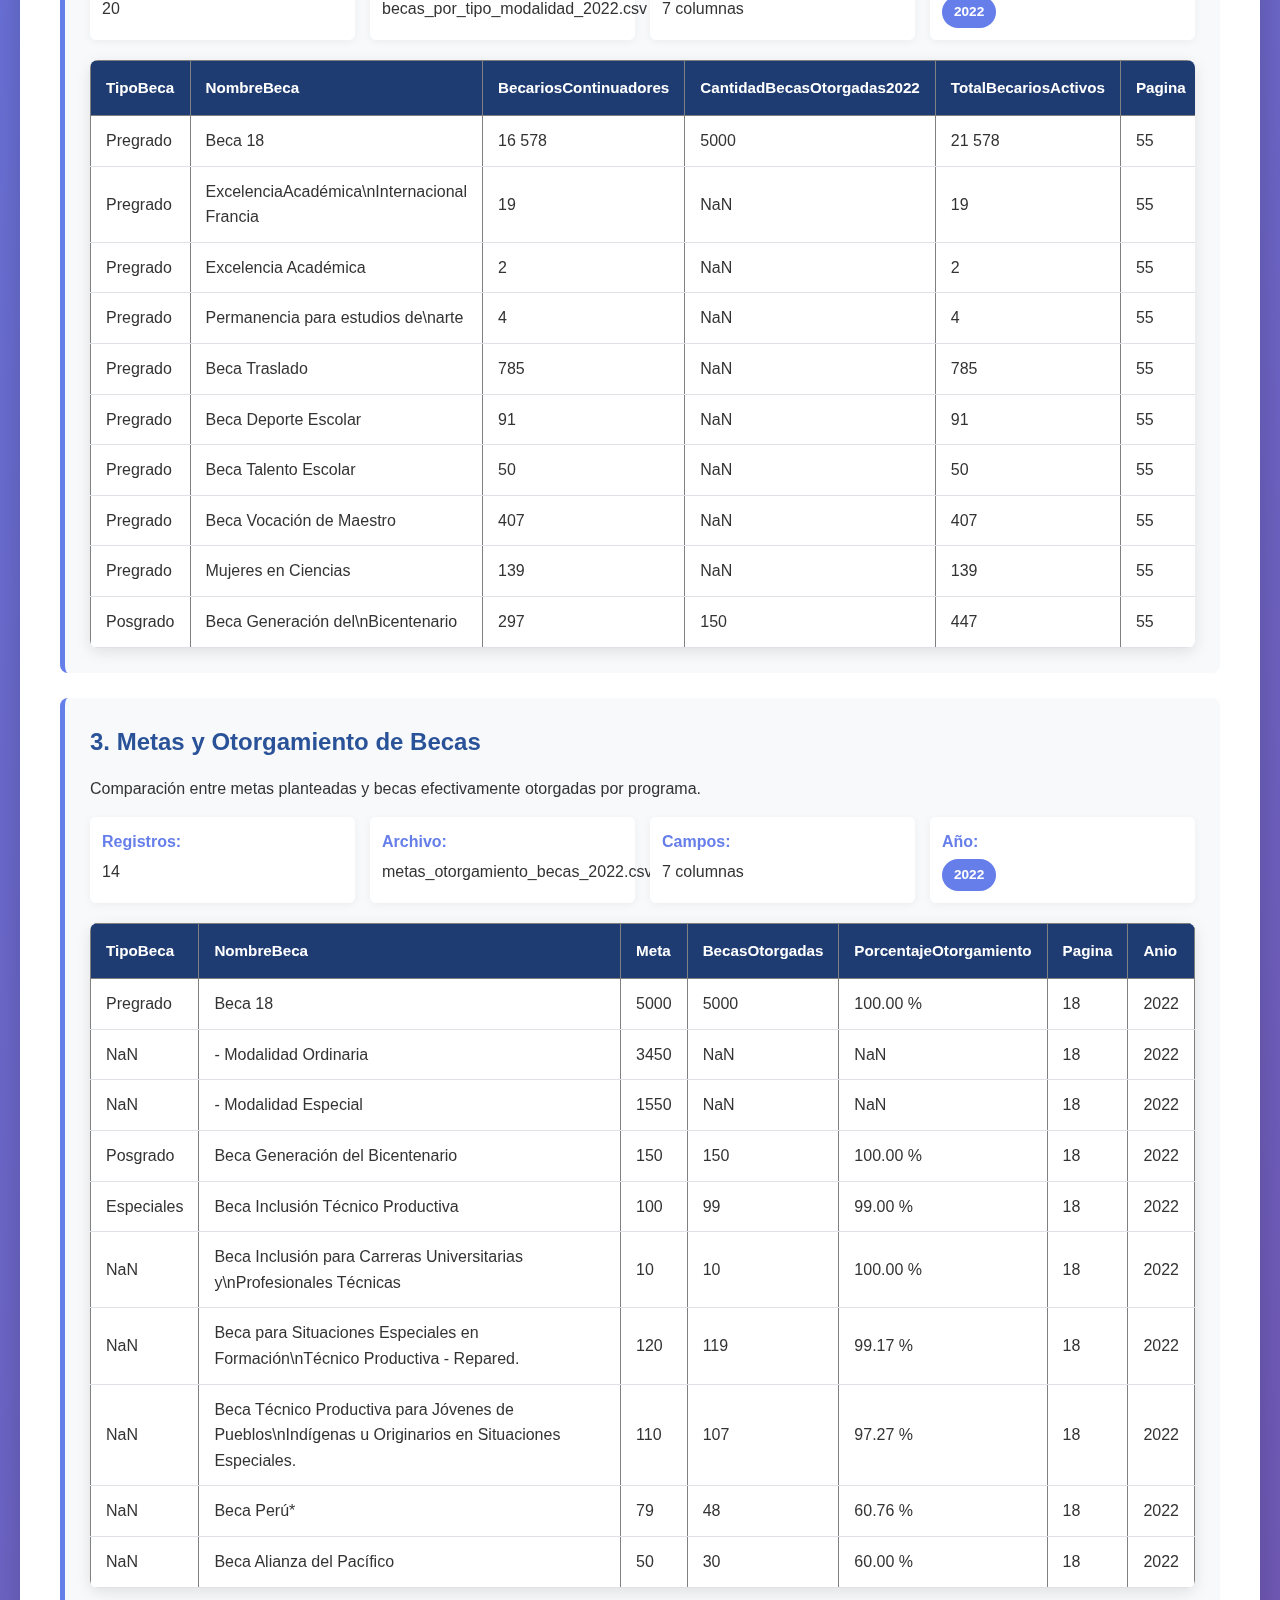
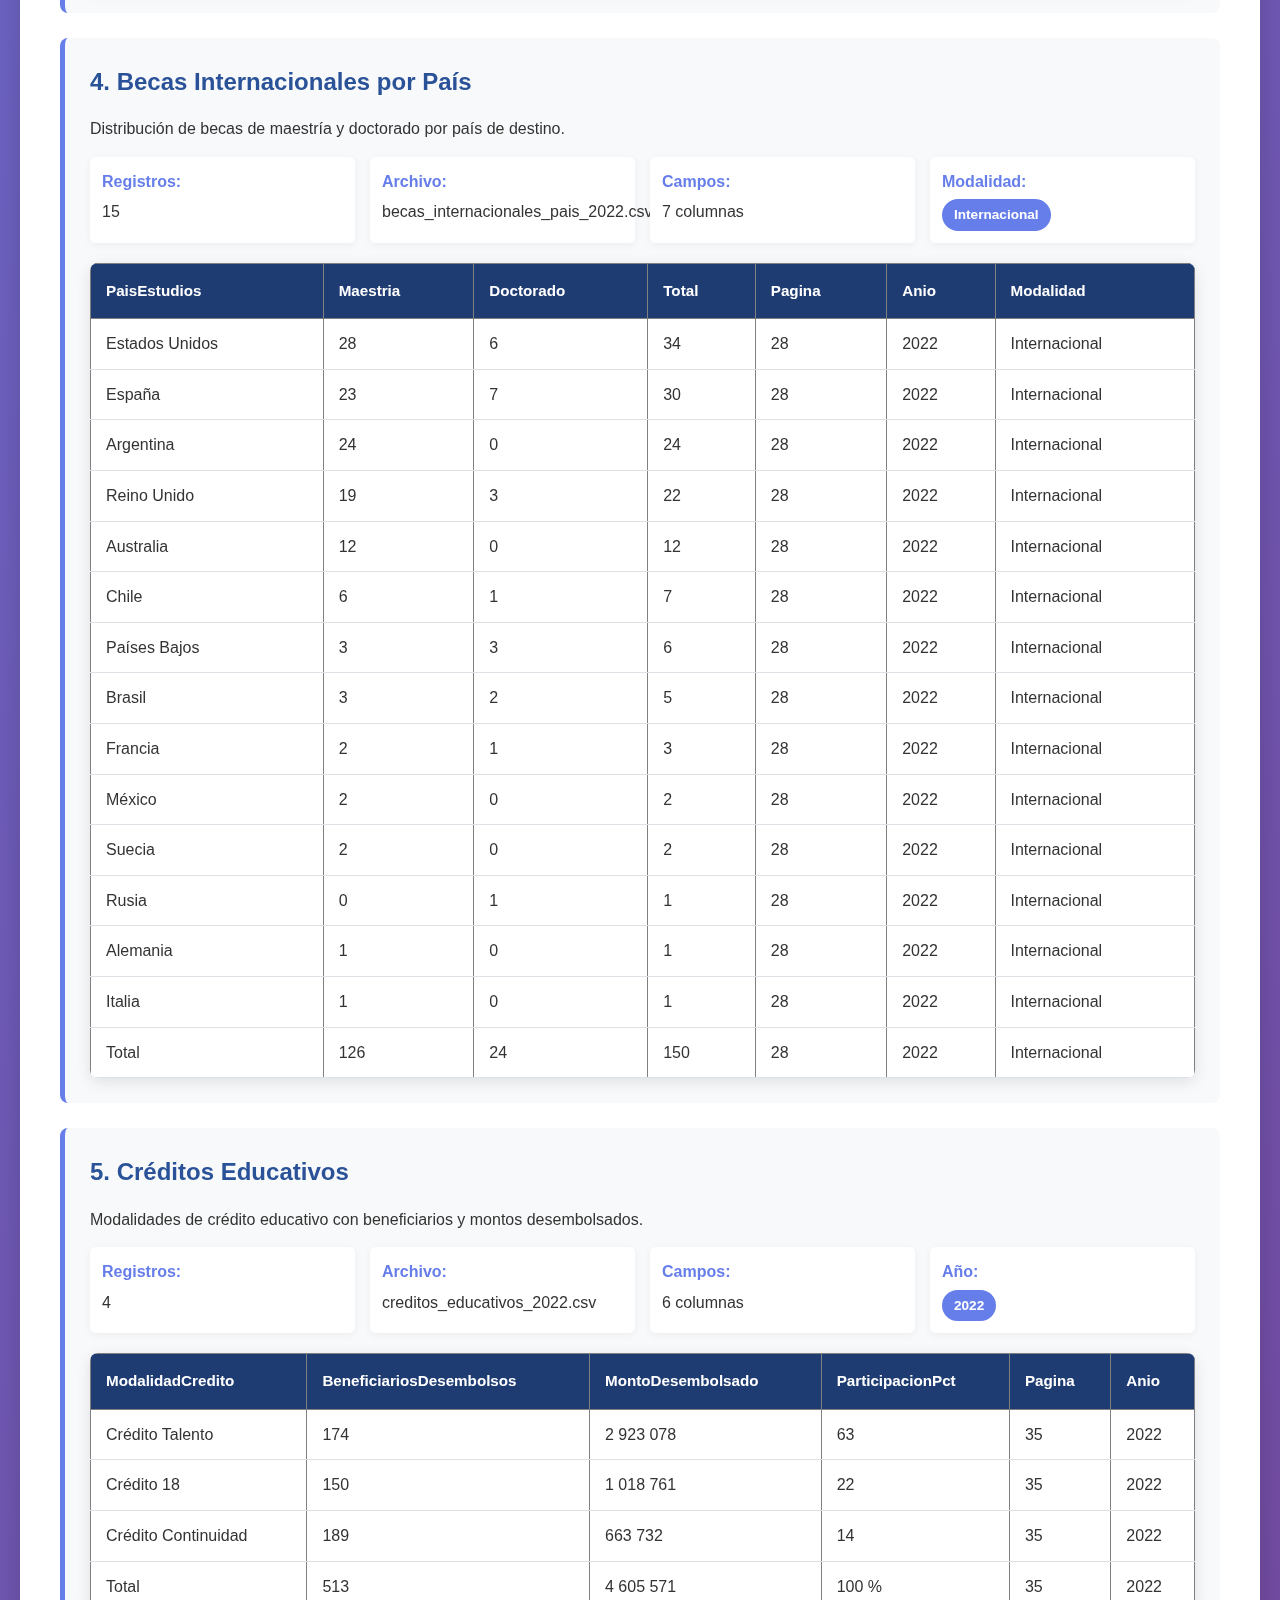
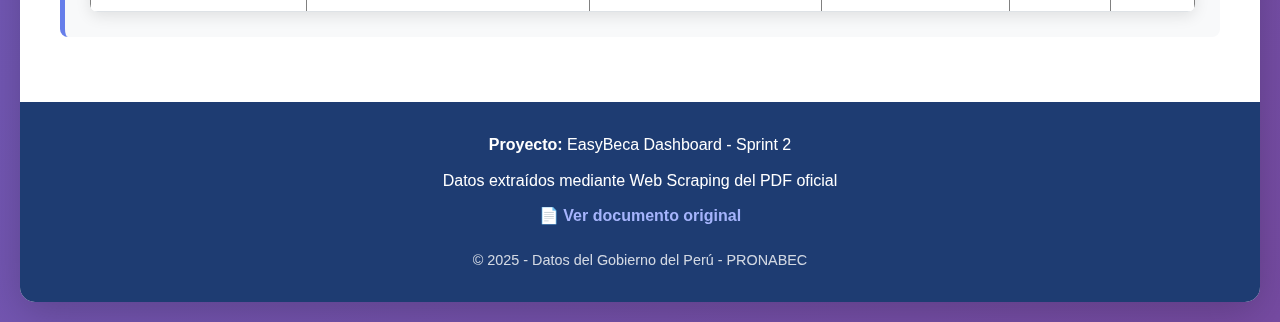
<file: Proyecto/Sprint2/scrapeo/scrapeo_2022/datos_extraidos/REPORTE_VISUAL_2022.html>
<!DOCTYPE html>
<html lang="es">
<head>
    <meta charset="UTF-8">
    <meta name="viewport" content="width=device-width, initial-scale=1.0">
    <title>Reporte de Datos PRONABEC 2022</title>
    <style>
        * {
            margin: 0;
            padding: 0;
            box-sizing: border-box;
        }
        
        body {
            font-family: 'Segoe UI', Tahoma, Geneva, Verdana, sans-serif;
            line-height: 1.6;
            background: linear-gradient(135deg, #667eea 0%, #764ba2 100%);
            padding: 20px;
            color: #333;
        }
        
        .container {
            max-width: 1400px;
            margin: 0 auto;
            background: white;
            border-radius: 15px;
            box-shadow: 0 10px 40px rgba(0,0,0,0.2);
            overflow: hidden;
        }
        
        .header {
            background: linear-gradient(135deg, #1e3c72 0%, #2a5298 100%);
            color: white;
            padding: 40px;
            text-align: center;
        }
        
        .header h1 {
            font-size: 2.5em;
            margin-bottom: 10px;
            text-shadow: 2px 2px 4px rgba(0,0,0,0.3);
        }
        
        .header p {
            font-size: 1.2em;
            opacity: 0.9;
        }
        
        .stats-grid {
            display: grid;
            grid-template-columns: repeat(auto-fit, minmax(250px, 1fr));
            gap: 20px;
            padding: 30px;
            background: #f8f9fa;
        }
        
        .stat-card {
            background: white;
            padding: 25px;
            border-radius: 10px;
            box-shadow: 0 4px 15px rgba(0,0,0,0.1);
            text-align: center;
            transition: transform 0.3s ease, box-shadow 0.3s ease;
        }
        
        .stat-card:hover {
            transform: translateY(-5px);
            box-shadow: 0 8px 25px rgba(0,0,0,0.15);
        }
        
        .stat-card .number {
            font-size: 3em;
            font-weight: bold;
            color: #667eea;
            margin: 10px 0;
        }
        
        .stat-card .label {
            font-size: 1.1em;
            color: #666;
            font-weight: 500;
        }
        
        .section {
            padding: 40px;
        }
        
        .section h2 {
            color: #1e3c72;
            margin-bottom: 20px;
            padding-bottom: 10px;
            border-bottom: 3px solid #667eea;
            font-size: 2em;
        }
        
        .dataset-card {
            background: #f8f9fa;
            border-left: 5px solid #667eea;
            padding: 25px;
            margin-bottom: 25px;
            border-radius: 8px;
            transition: all 0.3s ease;
        }
        
        .dataset-card:hover {
            background: #e9ecef;
            border-left-width: 8px;
        }
        
        .dataset-card h3 {
            color: #2a5298;
            margin-bottom: 15px;
            font-size: 1.5em;
        }
        
        .dataset-info {
            display: grid;
            grid-template-columns: repeat(auto-fit, minmax(200px, 1fr));
            gap: 15px;
            margin-top: 15px;
        }
        
        .info-item {
            background: white;
            padding: 12px;
            border-radius: 6px;
            box-shadow: 0 2px 8px rgba(0,0,0,0.05);
        }
        
        .info-item strong {
            color: #667eea;
            display: block;
            margin-bottom: 5px;
        }
        
        .table-container {
            overflow-x: auto;
            margin-top: 20px;
            border-radius: 8px;
            box-shadow: 0 4px 15px rgba(0,0,0,0.1);
        }
        
        table {
            width: 100%;
            border-collapse: collapse;
            background: white;
        }
        
        th {
            background: #1e3c72;
            color: white;
            padding: 15px;
            text-align: left;
            font-weight: 600;
            font-size: 0.95em;
        }
        
        td {
            padding: 12px 15px;
            border-bottom: 1px solid #dee2e6;
        }
        
        tr:hover {
            background: #f8f9fa;
        }
        
        .badge {
            display: inline-block;
            padding: 5px 12px;
            border-radius: 20px;
            font-size: 0.85em;
            font-weight: 600;
            background: #667eea;
            color: white;
        }
        
        .footer {
            background: #1e3c72;
            color: white;
            padding: 30px;
            text-align: center;
        }
        
        .footer a {
            color: #a5b4fc;
            text-decoration: none;
            font-weight: 600;
        }
        
        .footer a:hover {
            color: white;
            text-decoration: underline;
        }
        
        @media (max-width: 768px) {
            .header h1 {
                font-size: 1.8em;
            }
            
            .stats-grid {
                grid-template-columns: 1fr;
            }
            
            .section {
                padding: 20px;
            }
        }
    </style>
</head>
<body>
    <div class="container">
        <div class="header">
            <h1>📊 Reporte de Datos PRONABEC 2022</h1>
            <p>Web Scraping - Memoria Anual del Programa Nacional de Becas y Crédito Educativo</p>
            <p style="font-size: 0.9em; margin-top: 10px;">Fuente: Gobierno del Perú</p>
        </div>

        <div class="stats-grid">
            <div class="stat-card">
                <div class="number">24</div>
                <div class="label">Departamentos</div>
            </div>
            <div class="stat-card">
                <div class="number">19</div>
                <div class="label">Modalidades de Becas</div>
            </div>
            <div class="stat-card">
                <div class="number">13</div>
                <div class="label">Programas</div>
            </div>
            <div class="stat-card">
                <div class="number">14</div>
                <div class="label">Países (Int.)</div>
            </div>
        </div>

        <div class="section">
            <h2>📁 Datasets Extraídos</h2>

            <div class="dataset-card">
                <h3>1. Becarios por Departamento</h3>
                <p>Distribución de becarios aptos, asistentes e inasistentes por departamento del Perú.</p>
                <div class="dataset-info">
                    <div class="info-item">
                        <strong>Registros:</strong>
                        25
                    </div>
                    <div class="info-item">
                        <strong>Archivo:</strong>
                        becarios_por_departamento_2022.csv
                    </div>
                    <div class="info-item">
                        <strong>Campos:</strong>
                        9 columnas
                    </div>
                    <div class="info-item">
                        <strong>Año:</strong>
                        <span class="badge">2022</span>
                    </div>
                </div>
                <div class="table-container">
                    <table border="1" class="dataframe data-table">
  <thead>
    <tr style="text-align: right;">
      <th>Departamento</th>
      <th>Aptos_N</th>
      <th>Aptos_Pct</th>
      <th>Asistentes_N</th>
      <th>Asistentes_Pct</th>
      <th>Inasistentes_N</th>
      <th>Inasistentes_Pct</th>
      <th>Pagina</th>
      <th>Anio</th>
    </tr>
  </thead>
  <tbody>
    <tr>
      <td>Amazonas</td>
      <td>119</td>
      <td>2.2</td>
      <td>93</td>
      <td>2.1</td>
      <td>26</td>
      <td>21.8</td>
      <td>30</td>
      <td>2022</td>
    </tr>
    <tr>
      <td>Áncash</td>
      <td>198</td>
      <td>3.6</td>
      <td>162</td>
      <td>3.6</td>
      <td>36</td>
      <td>18.2</td>
      <td>30</td>
      <td>2022</td>
    </tr>
    <tr>
      <td>Apurímac</td>
      <td>182</td>
      <td>3.3</td>
      <td>153</td>
      <td>3.4</td>
      <td>29</td>
      <td>15.9</td>
      <td>30</td>
      <td>2022</td>
    </tr>
    <tr>
      <td>Arequipa</td>
      <td>235</td>
      <td>4.3</td>
      <td>206</td>
      <td>4.6</td>
      <td>29</td>
      <td>12.3</td>
      <td>30</td>
      <td>2022</td>
    </tr>
    <tr>
      <td>Ayacucho</td>
      <td>214</td>
      <td>3.9</td>
      <td>179</td>
      <td>4.0</td>
      <td>35</td>
      <td>16.4</td>
      <td>30</td>
      <td>2022</td>
    </tr>
    <tr>
      <td>Cajamarca</td>
      <td>316</td>
      <td>5.8</td>
      <td>219</td>
      <td>4.9</td>
      <td>97</td>
      <td>30.7</td>
      <td>30</td>
      <td>2022</td>
    </tr>
    <tr>
      <td>Cusco</td>
      <td>342</td>
      <td>6.3</td>
      <td>299</td>
      <td>6.6</td>
      <td>43</td>
      <td>12.6</td>
      <td>30</td>
      <td>2022</td>
    </tr>
    <tr>
      <td>Huancavelica</td>
      <td>81</td>
      <td>1.5</td>
      <td>66</td>
      <td>1.5</td>
      <td>15</td>
      <td>18.5</td>
      <td>30</td>
      <td>2022</td>
    </tr>
    <tr>
      <td>Huánuco</td>
      <td>184</td>
      <td>3.4</td>
      <td>159</td>
      <td>3.5</td>
      <td>25</td>
      <td>13.6</td>
      <td>30</td>
      <td>2022</td>
    </tr>
    <tr>
      <td>Ica</td>
      <td>167</td>
      <td>3.1</td>
      <td>129</td>
      <td>2.9</td>
      <td>38</td>
      <td>22.8</td>
      <td>30</td>
      <td>2022</td>
    </tr>
  </tbody>
</table>
                </div>
            </div>

            <div class="dataset-card">
                <h3>2. Becas por Tipo y Modalidad</h3>
                <p>Tipos de becas ofrecidas con información de becarios continuadores y nuevas becas otorgadas.</p>
                <div class="dataset-info">
                    <div class="info-item">
                        <strong>Registros:</strong>
                        20
                    </div>
                    <div class="info-item">
                        <strong>Archivo:</strong>
                        becas_por_tipo_modalidad_2022.csv
                    </div>
                    <div class="info-item">
                        <strong>Campos:</strong>
                        7 columnas
                    </div>
                    <div class="info-item">
                        <strong>Año:</strong>
                        <span class="badge">2022</span>
                    </div>
                </div>
                <div class="table-container">
                    <table border="1" class="dataframe data-table">
  <thead>
    <tr style="text-align: right;">
      <th>TipoBeca</th>
      <th>NombreBeca</th>
      <th>BecariosContinuadores</th>
      <th>CantidadBecasOtorgadas2022</th>
      <th>TotalBecariosActivos</th>
      <th>Pagina</th>
      <th>Anio</th>
    </tr>
  </thead>
  <tbody>
    <tr>
      <td>Pregrado</td>
      <td>Beca 18</td>
      <td>16 578</td>
      <td>5000</td>
      <td>21 578</td>
      <td>55</td>
      <td>2022</td>
    </tr>
    <tr>
      <td>Pregrado</td>
      <td>ExcelenciaAcadémica\nInternacional Francia</td>
      <td>19</td>
      <td>NaN</td>
      <td>19</td>
      <td>55</td>
      <td>2022</td>
    </tr>
    <tr>
      <td>Pregrado</td>
      <td>Excelencia Académica</td>
      <td>2</td>
      <td>NaN</td>
      <td>2</td>
      <td>55</td>
      <td>2022</td>
    </tr>
    <tr>
      <td>Pregrado</td>
      <td>Permanencia para estudios de\narte</td>
      <td>4</td>
      <td>NaN</td>
      <td>4</td>
      <td>55</td>
      <td>2022</td>
    </tr>
    <tr>
      <td>Pregrado</td>
      <td>Beca Traslado</td>
      <td>785</td>
      <td>NaN</td>
      <td>785</td>
      <td>55</td>
      <td>2022</td>
    </tr>
    <tr>
      <td>Pregrado</td>
      <td>Beca Deporte Escolar</td>
      <td>91</td>
      <td>NaN</td>
      <td>91</td>
      <td>55</td>
      <td>2022</td>
    </tr>
    <tr>
      <td>Pregrado</td>
      <td>Beca Talento Escolar</td>
      <td>50</td>
      <td>NaN</td>
      <td>50</td>
      <td>55</td>
      <td>2022</td>
    </tr>
    <tr>
      <td>Pregrado</td>
      <td>Beca Vocación de Maestro</td>
      <td>407</td>
      <td>NaN</td>
      <td>407</td>
      <td>55</td>
      <td>2022</td>
    </tr>
    <tr>
      <td>Pregrado</td>
      <td>Mujeres en Ciencias</td>
      <td>139</td>
      <td>NaN</td>
      <td>139</td>
      <td>55</td>
      <td>2022</td>
    </tr>
    <tr>
      <td>Posgrado</td>
      <td>Beca Generación del\nBicentenario</td>
      <td>297</td>
      <td>150</td>
      <td>447</td>
      <td>55</td>
      <td>2022</td>
    </tr>
  </tbody>
</table>
                </div>
            </div>

            <div class="dataset-card">
                <h3>3. Metas y Otorgamiento de Becas</h3>
                <p>Comparación entre metas planteadas y becas efectivamente otorgadas por programa.</p>
                <div class="dataset-info">
                    <div class="info-item">
                        <strong>Registros:</strong>
                        14
                    </div>
                    <div class="info-item">
                        <strong>Archivo:</strong>
                        metas_otorgamiento_becas_2022.csv
                    </div>
                    <div class="info-item">
                        <strong>Campos:</strong>
                        7 columnas
                    </div>
                    <div class="info-item">
                        <strong>Año:</strong>
                        <span class="badge">2022</span>
                    </div>
                </div>
                <div class="table-container">
                    <table border="1" class="dataframe data-table">
  <thead>
    <tr style="text-align: right;">
      <th>TipoBeca</th>
      <th>NombreBeca</th>
      <th>Meta</th>
      <th>BecasOtorgadas</th>
      <th>PorcentajeOtorgamiento</th>
      <th>Pagina</th>
      <th>Anio</th>
    </tr>
  </thead>
  <tbody>
    <tr>
      <td>Pregrado</td>
      <td>Beca 18</td>
      <td>5000</td>
      <td>5000</td>
      <td>100.00 %</td>
      <td>18</td>
      <td>2022</td>
    </tr>
    <tr>
      <td>NaN</td>
      <td>- Modalidad Ordinaria</td>
      <td>3450</td>
      <td>NaN</td>
      <td>NaN</td>
      <td>18</td>
      <td>2022</td>
    </tr>
    <tr>
      <td>NaN</td>
      <td>- Modalidad Especial</td>
      <td>1550</td>
      <td>NaN</td>
      <td>NaN</td>
      <td>18</td>
      <td>2022</td>
    </tr>
    <tr>
      <td>Posgrado</td>
      <td>Beca Generación del Bicentenario</td>
      <td>150</td>
      <td>150</td>
      <td>100.00 %</td>
      <td>18</td>
      <td>2022</td>
    </tr>
    <tr>
      <td>Especiales</td>
      <td>Beca Inclusión Técnico Productiva</td>
      <td>100</td>
      <td>99</td>
      <td>99.00 %</td>
      <td>18</td>
      <td>2022</td>
    </tr>
    <tr>
      <td>NaN</td>
      <td>Beca Inclusión para Carreras Universitarias y\nProfesionales Técnicas</td>
      <td>10</td>
      <td>10</td>
      <td>100.00 %</td>
      <td>18</td>
      <td>2022</td>
    </tr>
    <tr>
      <td>NaN</td>
      <td>Beca para Situaciones Especiales en Formación\nTécnico Productiva - Repared.</td>
      <td>120</td>
      <td>119</td>
      <td>99.17 %</td>
      <td>18</td>
      <td>2022</td>
    </tr>
    <tr>
      <td>NaN</td>
      <td>Beca Técnico Productiva para Jóvenes de Pueblos\nIndígenas u Originarios en Situaciones Especiales.</td>
      <td>110</td>
      <td>107</td>
      <td>97.27 %</td>
      <td>18</td>
      <td>2022</td>
    </tr>
    <tr>
      <td>NaN</td>
      <td>Beca Perú*</td>
      <td>79</td>
      <td>48</td>
      <td>60.76 %</td>
      <td>18</td>
      <td>2022</td>
    </tr>
    <tr>
      <td>NaN</td>
      <td>Beca Alianza del Pacífico</td>
      <td>50</td>
      <td>30</td>
      <td>60.00 %</td>
      <td>18</td>
      <td>2022</td>
    </tr>
  </tbody>
</table>
                </div>
            </div>

            <div class="dataset-card">
                <h3>4. Becas Internacionales por País</h3>
                <p>Distribución de becas de maestría y doctorado por país de destino.</p>
                <div class="dataset-info">
                    <div class="info-item">
                        <strong>Registros:</strong>
                        15
                    </div>
                    <div class="info-item">
                        <strong>Archivo:</strong>
                        becas_internacionales_pais_2022.csv
                    </div>
                    <div class="info-item">
                        <strong>Campos:</strong>
                        7 columnas
                    </div>
                    <div class="info-item">
                        <strong>Modalidad:</strong>
                        <span class="badge">Internacional</span>
                    </div>
                </div>
                <div class="table-container">
                    <table border="1" class="dataframe data-table">
  <thead>
    <tr style="text-align: right;">
      <th>PaisEstudios</th>
      <th>Maestria</th>
      <th>Doctorado</th>
      <th>Total</th>
      <th>Pagina</th>
      <th>Anio</th>
      <th>Modalidad</th>
    </tr>
  </thead>
  <tbody>
    <tr>
      <td>Estados Unidos</td>
      <td>28</td>
      <td>6</td>
      <td>34</td>
      <td>28</td>
      <td>2022</td>
      <td>Internacional</td>
    </tr>
    <tr>
      <td>España</td>
      <td>23</td>
      <td>7</td>
      <td>30</td>
      <td>28</td>
      <td>2022</td>
      <td>Internacional</td>
    </tr>
    <tr>
      <td>Argentina</td>
      <td>24</td>
      <td>0</td>
      <td>24</td>
      <td>28</td>
      <td>2022</td>
      <td>Internacional</td>
    </tr>
    <tr>
      <td>Reino Unido</td>
      <td>19</td>
      <td>3</td>
      <td>22</td>
      <td>28</td>
      <td>2022</td>
      <td>Internacional</td>
    </tr>
    <tr>
      <td>Australia</td>
      <td>12</td>
      <td>0</td>
      <td>12</td>
      <td>28</td>
      <td>2022</td>
      <td>Internacional</td>
    </tr>
    <tr>
      <td>Chile</td>
      <td>6</td>
      <td>1</td>
      <td>7</td>
      <td>28</td>
      <td>2022</td>
      <td>Internacional</td>
    </tr>
    <tr>
      <td>Países Bajos</td>
      <td>3</td>
      <td>3</td>
      <td>6</td>
      <td>28</td>
      <td>2022</td>
      <td>Internacional</td>
    </tr>
    <tr>
      <td>Brasil</td>
      <td>3</td>
      <td>2</td>
      <td>5</td>
      <td>28</td>
      <td>2022</td>
      <td>Internacional</td>
    </tr>
    <tr>
      <td>Francia</td>
      <td>2</td>
      <td>1</td>
      <td>3</td>
      <td>28</td>
      <td>2022</td>
      <td>Internacional</td>
    </tr>
    <tr>
      <td>México</td>
      <td>2</td>
      <td>0</td>
      <td>2</td>
      <td>28</td>
      <td>2022</td>
      <td>Internacional</td>
    </tr>
    <tr>
      <td>Suecia</td>
      <td>2</td>
      <td>0</td>
      <td>2</td>
      <td>28</td>
      <td>2022</td>
      <td>Internacional</td>
    </tr>
    <tr>
      <td>Rusia</td>
      <td>0</td>
      <td>1</td>
      <td>1</td>
      <td>28</td>
      <td>2022</td>
      <td>Internacional</td>
    </tr>
    <tr>
      <td>Alemania</td>
      <td>1</td>
      <td>0</td>
      <td>1</td>
      <td>28</td>
      <td>2022</td>
      <td>Internacional</td>
    </tr>
    <tr>
      <td>Italia</td>
      <td>1</td>
      <td>0</td>
      <td>1</td>
      <td>28</td>
      <td>2022</td>
      <td>Internacional</td>
    </tr>
    <tr>
      <td>Total</td>
      <td>126</td>
      <td>24</td>
      <td>150</td>
      <td>28</td>
      <td>2022</td>
      <td>Internacional</td>
    </tr>
  </tbody>
</table>
                </div>
            </div>

            <div class="dataset-card">
                <h3>5. Créditos Educativos</h3>
                <p>Modalidades de crédito educativo con beneficiarios y montos desembolsados.</p>
                <div class="dataset-info">
                    <div class="info-item">
                        <strong>Registros:</strong>
                        4
                    </div>
                    <div class="info-item">
                        <strong>Archivo:</strong>
                        creditos_educativos_2022.csv
                    </div>
                    <div class="info-item">
                        <strong>Campos:</strong>
                        6 columnas
                    </div>
                    <div class="info-item">
                        <strong>Año:</strong>
                        <span class="badge">2022</span>
                    </div>
                </div>
                <div class="table-container">
                    <table border="1" class="dataframe data-table">
  <thead>
    <tr style="text-align: right;">
      <th>ModalidadCredito</th>
      <th>BeneficiariosDesembolsos</th>
      <th>MontoDesembolsado</th>
      <th>ParticipacionPct</th>
      <th>Pagina</th>
      <th>Anio</th>
    </tr>
  </thead>
  <tbody>
    <tr>
      <td>Crédito Talento</td>
      <td>174</td>
      <td>2 923 078</td>
      <td>63</td>
      <td>35</td>
      <td>2022</td>
    </tr>
    <tr>
      <td>Crédito 18</td>
      <td>150</td>
      <td>1 018 761</td>
      <td>22</td>
      <td>35</td>
      <td>2022</td>
    </tr>
    <tr>
      <td>Crédito Continuidad</td>
      <td>189</td>
      <td>663 732</td>
      <td>14</td>
      <td>35</td>
      <td>2022</td>
    </tr>
    <tr>
      <td>Total</td>
      <td>513</td>
      <td>4 605 571</td>
      <td>100 %</td>
      <td>35</td>
      <td>2022</td>
    </tr>
  </tbody>
</table>
                </div>
            </div>

        </div>
        
        <div class="footer">
            <p><strong>Proyecto:</strong> EasyBeca Dashboard - Sprint 2</p>
            <p style="margin-top: 10px;">Datos extraídos mediante Web Scraping del PDF oficial</p>
            <p style="margin-top: 10px;">
                <a href="https://cdn.www.gob.pe/uploads/document/file/4498935/Memoria%20Anual%20del%20Pronabec%202022.pdf?v=1683306322" target="_blank">
                    📄 Ver documento original
                </a>
            </p>
            <p style="margin-top: 20px; font-size: 0.9em; opacity: 0.8;">
                © 2025 - Datos del Gobierno del Perú - PRONABEC
            </p>
        </div>
    </div>
</body>
</html>
</file>
<file: Proyecto/Sprint2/scrapeo/scrapeo_2025/assets/styles.css>
:root {
  --bg: #0b0f1a;
  --panel: #121a2a;
  --accent: #4cc9f0;
  --muted: #8aa0b5;
  --text: #e6eef6;
  --danger: #ff5c5c;
  --success: #32d583;
}

* { box-sizing: border-box; }
html, body { height: 100%; }
body {
  margin: 0;
  font-family: system-ui, -apple-system, Segoe UI, Roboto, Ubuntu, Cantarell, 'Fira Sans', 'Droid Sans', 'Helvetica Neue', Arial, sans-serif;
  background: var(--bg);
  color: var(--text);
}

.site-header { padding: 24px; border-bottom: 1px solid #1f2a3f; background: linear-gradient(180deg, #0e1524, #0b0f1a); }
.site-header h1 { margin: 0 0 8px; font-size: 24px; }
.site-header .subtitle { margin: 0; color: var(--muted); }

.tabs { display: flex; gap: 8px; padding: 12px 24px; border-bottom: 1px solid #1f2a3f; background: #0e1524; position: sticky; top: 0; z-index: 10; }
.tab { appearance: none; background: var(--panel); color: var(--text); border: 1px solid #22304a; padding: 8px 12px; border-radius: 8px; cursor: pointer; }
.tab.active { border-color: var(--accent); color: #fff; box-shadow: 0 0 0 2px rgba(76,201,240,0.2) inset; }

main { padding: 24px; }
.tab-panel { display: none; }
.tab-panel.active { display: block; }

.panel-actions { display: flex; gap: 10px; margin: 8px 0 16px; }
.panel-actions input, .panel-actions select { background: var(--panel); border: 1px solid #22304a; color: var(--text); padding: 8px 10px; border-radius: 8px; }

.quick-filters { display: flex; flex-wrap: wrap; gap: 8px; margin: 8px 0; }
.chip { appearance: none; background: #0f1628; color: var(--text); border: 1px solid #22304a; padding: 6px 10px; border-radius: 999px; cursor: pointer; font-size: 13px; }
.chip.active { border-color: var(--accent); box-shadow: 0 0 0 2px rgba(76,201,240,0.2) inset; }

.info-box { background: #102033; border: 1px solid #22304a; border-radius: 8px; padding: 12px; margin: 8px 0 16px; }
.info-box h4 { margin: 0 0 8px; font-size: 16px; }
.info-box .grid { grid-template-columns: repeat(auto-fit, minmax(220px, 1fr)); }
.info-item { background: transparent; border: none; }
.info-item .label { color: var(--muted); font-size: 12px; }
.info-item .value { font-size: 16px; font-weight: 600; margin-top: 4px; }

.stats { display: grid; grid-template-columns: repeat(auto-fit, minmax(220px, 1fr)); gap: 12px; margin: 12px 0 20px; }
.stat { background: var(--panel); border: 1px solid #22304a; border-radius: 8px; padding: 12px; }
.stat .label { color: var(--muted); font-size: 12px; }
.stat .value { font-size: 20px; font-weight: 600; margin-top: 4px; }

.grid { display: grid; grid-template-columns: 1.7fr 1fr; gap: 16px; }
.grid-item { background: transparent; }

.table-wrapper { overflow: auto; border: 1px solid #22304a; border-radius: 8px; }
table { width: 100%; border-collapse: collapse; background: var(--panel); }
thead { background: #11182a; }
th, td { padding: 10px; border-bottom: 1px solid #1e2a40; text-align: left; font-size: 14px; }
tr:hover td { background: #0f1628; }
/* Hacer clic en filas de Beca 18 más intuitivo */
#beca18-universidades tbody tr { cursor: pointer; }

.list { list-style: none; padding: 0; margin: 0; }
.list li { background: var(--panel); border: 1px solid #22304a; border-radius: 8px; padding: 10px; margin-bottom: 8px; }
.list .title { font-weight: 600; }
.list .desc { color: var(--muted); font-size: 13px; }

.cards { display: grid; grid-template-columns: repeat(auto-fit, minmax(240px, 1fr)); gap: 12px; }
.card { background: var(--panel); border: 1px solid #22304a; border-radius: 8px; padding: 12px; }
.card .title { color: var(--muted); font-size: 12px; }
.card .value { font-size: 22px; font-weight: 700; margin-top: 6px; }
.error { color: #fff; background: #411c1c; border: 1px solid #6e2b2b; padding: 10px; border-radius: 8px; }
.hidden { display: none; }

.site-footer { padding: 16px 24px; color: var(--muted); border-top: 1px solid #1f2a3f; }
</file>
